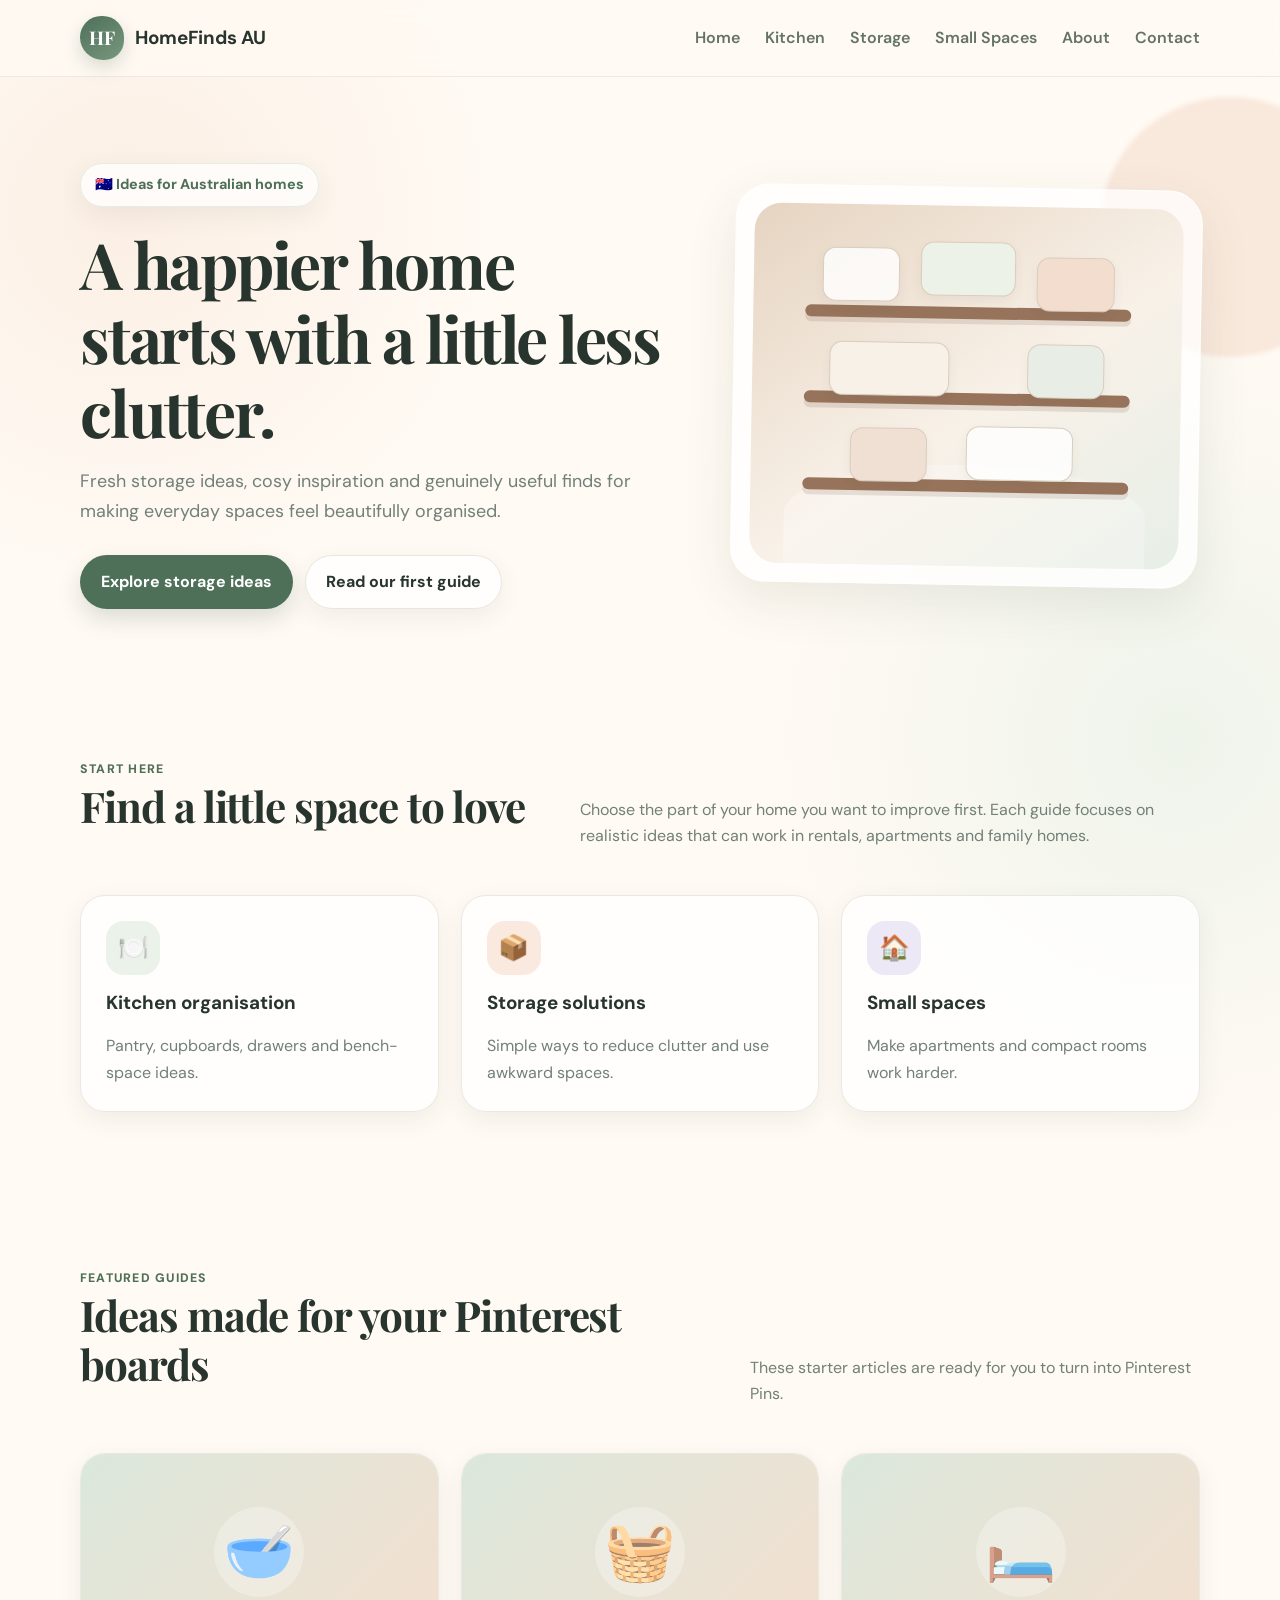
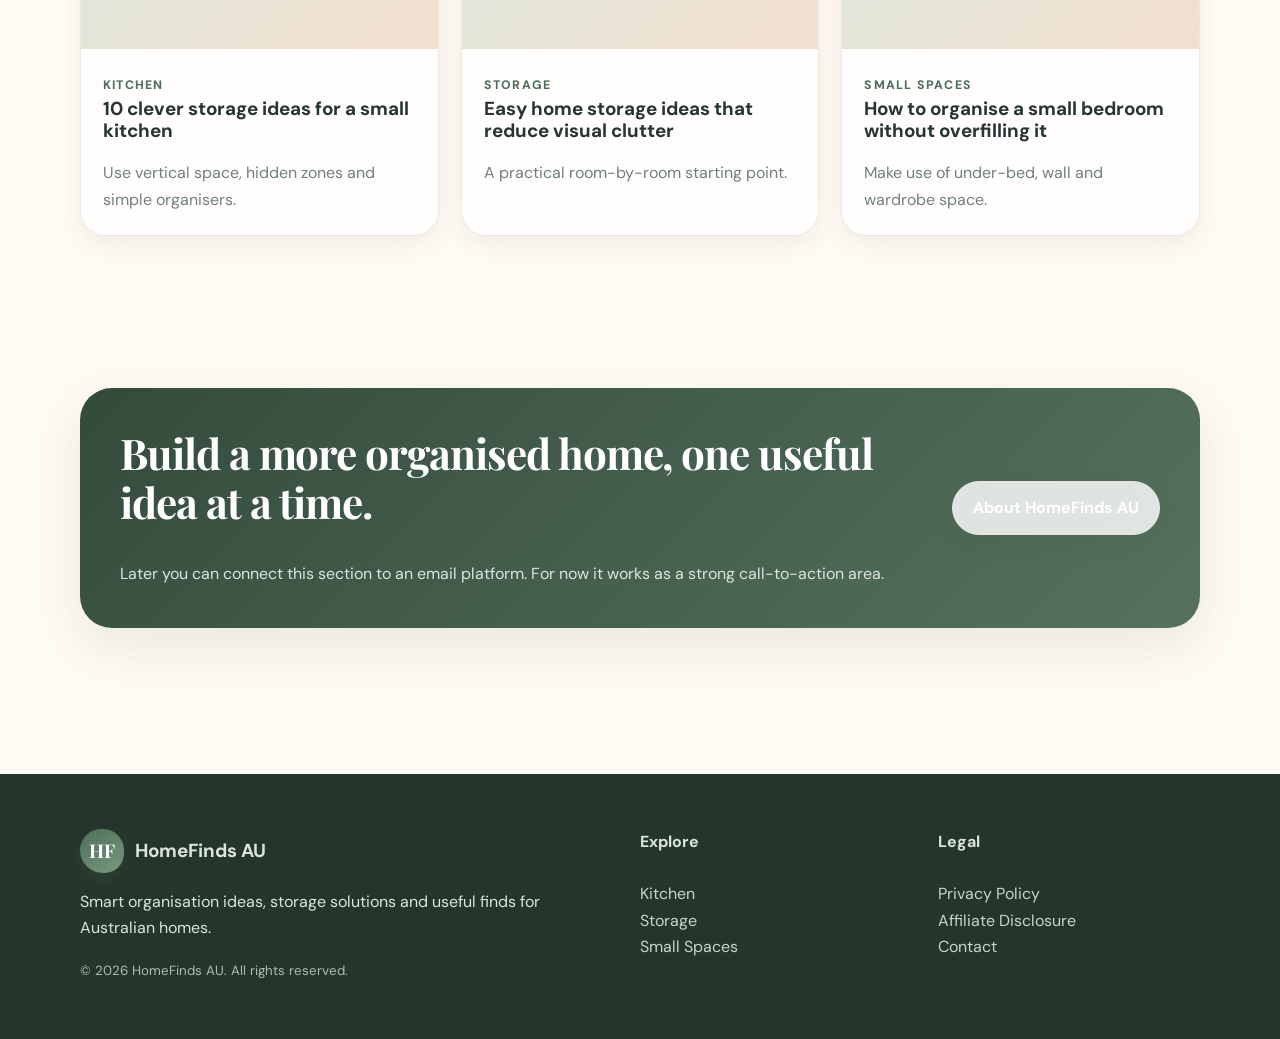
<file: index.html>
<!doctype html>
<html lang="en-AU">
<head>
<meta charset="utf-8"><meta name="viewport" content="width=device-width,initial-scale=1">
<title>HomeFinds AU | Smart Organisation Ideas for Australian Homes</title>
<meta name="description" content="Smart home organisation, storage ideas and useful finds for Australian homes.">
<link rel="stylesheet" href="styles.css">
</head>
<body>

<header class="site-header">
  <div class="container nav">
    <a class="brand" href="index.html">
      <span class="logo-mark">HF</span>
      <span>HomeFinds AU</span>
    </a>
    <button class="menu-btn" aria-label="Open menu">☰</button>
    <nav class="nav-links">
      <a href="index.html">Home</a>
      <a href="kitchen.html">Kitchen</a>
      <a href="storage.html">Storage</a>
      <a href="small-spaces.html">Small Spaces</a>
      <a href="about.html">About</a>
      <a href="contact.html">Contact</a>
    </nav>
  </div>
</header>

<main>
<section class="hero">
  <div class="container hero-grid">
    <div>
      <span class="kicker">🇦🇺 Ideas for Australian homes</span>
      <h1>A happier home starts with a little less clutter.</h1>
      <p>Fresh storage ideas, cosy inspiration and genuinely useful finds for making everyday spaces feel beautifully organised.</p>
      <div class="cta-row">
        <a class="btn btn-primary" href="storage.html">Explore storage ideas</a>
        <a class="btn btn-secondary" href="article-small-kitchen.html">Read our first guide</a>
      </div>
    </div>
    <div class="hero-card" aria-label="Stylised organised shelving illustration">
      <div class="room">
        <div class="shelf one"></div><div class="shelf two"></div><div class="shelf three"></div>
        <div class="box b1"></div><div class="box b2"></div><div class="box b3"></div>
        <div class="box b4"></div><div class="box b5"></div><div class="box b6"></div><div class="box b7"></div>
      </div>
    </div>
  </div>
</section>

<section class="section">
  <div class="container">
    <div class="section-head"><div><span class="tag">Start here</span><h2>Find a little space to love</h2></div><p>Choose the part of your home you want to improve first. Each guide focuses on realistic ideas that can work in rentals, apartments and family homes.</p></div>
    <div class="grid">
      <a class="card" href="kitchen.html"><div class="icon">🍽️</div><h3>Kitchen organisation</h3><p>Pantry, cupboards, drawers and bench-space ideas.</p></a>
      <a class="card" href="storage.html"><div class="icon">📦</div><h3>Storage solutions</h3><p>Simple ways to reduce clutter and use awkward spaces.</p></a>
      <a class="card" href="small-spaces.html"><div class="icon">🏠</div><h3>Small spaces</h3><p>Make apartments and compact rooms work harder.</p></a>
    </div>
  </div>
</section>

<section class="section">
  <div class="container">
    <div class="section-head"><div><span class="tag">Featured guides</span><h2>Ideas made for your Pinterest boards</h2></div><p>These starter articles are ready for you to turn into Pinterest Pins.</p></div>
    <div class="article-grid">
      <a class="card article-card" href="article-small-kitchen.html"><div class="article-thumb">🥣</div><div class="article-body"><span class="tag">Kitchen</span><h3>10 clever storage ideas for a small kitchen</h3><p>Use vertical space, hidden zones and simple organisers.</p></div></a>
      <a class="card article-card" href="storage.html"><div class="article-thumb">🧺</div><div class="article-body"><span class="tag">Storage</span><h3>Easy home storage ideas that reduce visual clutter</h3><p>A practical room-by-room starting point.</p></div></a>
      <a class="card article-card" href="small-spaces.html"><div class="article-thumb">🛏️</div><div class="article-body"><span class="tag">Small spaces</span><h3>How to organise a small bedroom without overfilling it</h3><p>Make use of under-bed, wall and wardrobe space.</p></div></a>
    </div>
  </div>
</section>

<section class="section">
  <div class="container">
    <div class="newsletter">
      <div><h2>Build a more organised home, one useful idea at a time.</h2><p>Later you can connect this section to an email platform. For now it works as a strong call-to-action area.</p></div>
      <a class="btn btn-secondary" href="about.html">About HomeFinds AU</a>
    </div>
  </div>
</section>
</main>

<footer class="footer">
  <div class="container footer-grid">
    <div>
      <div class="brand"><span class="logo-mark">HF</span><span>HomeFinds AU</span></div>
      <p>Smart organisation ideas, storage solutions and useful finds for Australian homes.</p>
      <small>© <span data-year></span> HomeFinds AU. All rights reserved.</small>
    </div>
    <div>
      <strong>Explore</strong><br><br>
      <a href="kitchen.html">Kitchen</a><br>
      <a href="storage.html">Storage</a><br>
      <a href="small-spaces.html">Small Spaces</a>
    </div>
    <div>
      <strong>Legal</strong><br><br>
      <a href="privacy.html">Privacy Policy</a><br>
      <a href="affiliate-disclosure.html">Affiliate Disclosure</a><br>
      <a href="contact.html">Contact</a>
    </div>
  </div>
</footer>
<script src="script.js"></script>

</body>
</html>
</file>
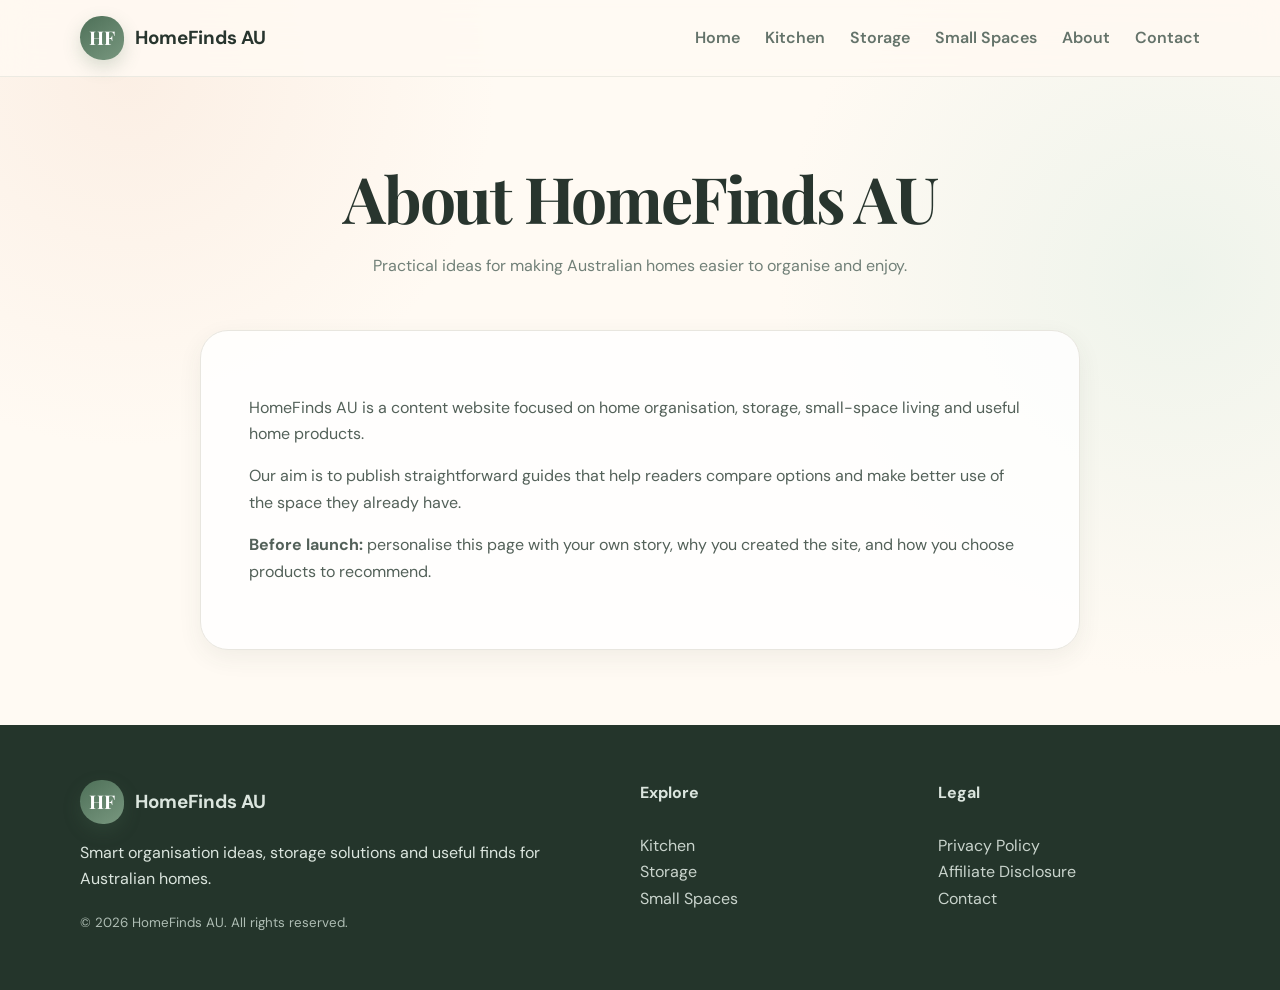
<file: about.html>
<!doctype html><html lang="en-AU"><head><meta charset="utf-8"><meta name="viewport" content="width=device-width,initial-scale=1"><title>About | HomeFinds AU</title><link rel="stylesheet" href="styles.css"></head>
<body>
<header class="site-header">
  <div class="container nav">
    <a class="brand" href="index.html">
      <span class="logo-mark">HF</span>
      <span>HomeFinds AU</span>
    </a>
    <button class="menu-btn" aria-label="Open menu">☰</button>
    <nav class="nav-links">
      <a href="index.html">Home</a>
      <a href="kitchen.html">Kitchen</a>
      <a href="storage.html">Storage</a>
      <a href="small-spaces.html">Small Spaces</a>
      <a href="about.html">About</a>
      <a href="contact.html">Contact</a>
    </nav>
  </div>
</header>
<main><section class="page-hero"><div class="container"><h1>About HomeFinds AU</h1><p>Practical ideas for making Australian homes easier to organise and enjoy.</p></div></section>
<div class="content"><p>HomeFinds AU is a content website focused on home organisation, storage, small-space living and useful home products.</p>
<p>Our aim is to publish straightforward guides that help readers compare options and make better use of the space they already have.</p>
<p><strong>Before launch:</strong> personalise this page with your own story, why you created the site, and how you choose products to recommend.</p></div></main>
<footer class="footer">
  <div class="container footer-grid">
    <div>
      <div class="brand"><span class="logo-mark">HF</span><span>HomeFinds AU</span></div>
      <p>Smart organisation ideas, storage solutions and useful finds for Australian homes.</p>
      <small>© <span data-year></span> HomeFinds AU. All rights reserved.</small>
    </div>
    <div>
      <strong>Explore</strong><br><br>
      <a href="kitchen.html">Kitchen</a><br>
      <a href="storage.html">Storage</a><br>
      <a href="small-spaces.html">Small Spaces</a>
    </div>
    <div>
      <strong>Legal</strong><br><br>
      <a href="privacy.html">Privacy Policy</a><br>
      <a href="affiliate-disclosure.html">Affiliate Disclosure</a><br>
      <a href="contact.html">Contact</a>
    </div>
  </div>
</footer>
<script src="script.js"></script>
</body></html>
</file>
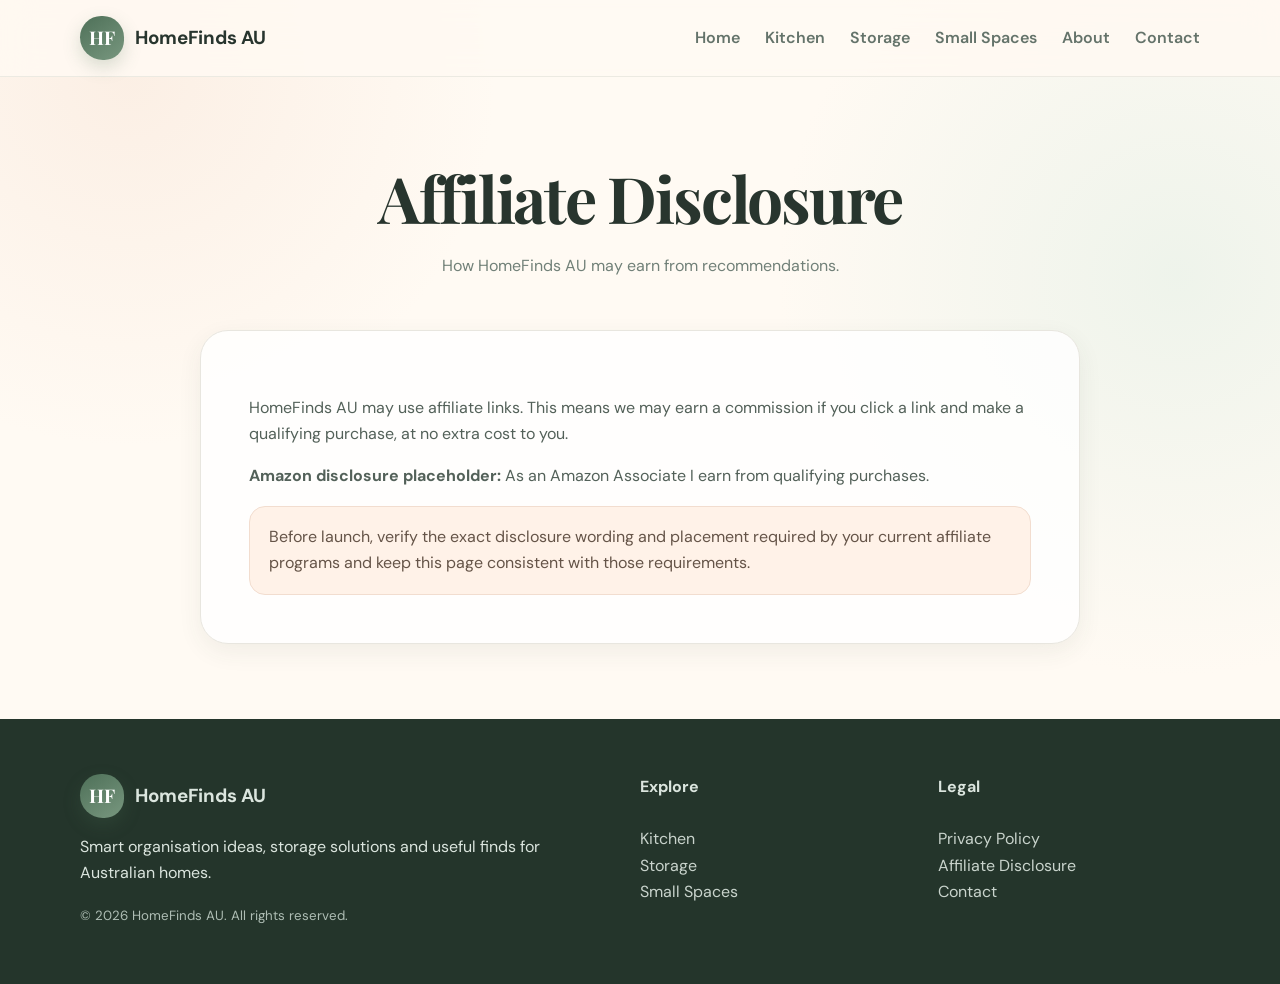
<file: affiliate-disclosure.html>
<!doctype html><html lang="en-AU"><head><meta charset="utf-8"><meta name="viewport" content="width=device-width,initial-scale=1"><title>Affiliate Disclosure | HomeFinds AU</title><link rel="stylesheet" href="styles.css"></head>
<body>
<header class="site-header">
  <div class="container nav">
    <a class="brand" href="index.html">
      <span class="logo-mark">HF</span>
      <span>HomeFinds AU</span>
    </a>
    <button class="menu-btn" aria-label="Open menu">☰</button>
    <nav class="nav-links">
      <a href="index.html">Home</a>
      <a href="kitchen.html">Kitchen</a>
      <a href="storage.html">Storage</a>
      <a href="small-spaces.html">Small Spaces</a>
      <a href="about.html">About</a>
      <a href="contact.html">Contact</a>
    </nav>
  </div>
</header>
<main><section class="page-hero"><div class="container"><h1>Affiliate Disclosure</h1><p>How HomeFinds AU may earn from recommendations.</p></div></section>
<div class="content">
<p>HomeFinds AU may use affiliate links. This means we may earn a commission if you click a link and make a qualifying purchase, at no extra cost to you.</p>
<p><strong>Amazon disclosure placeholder:</strong> As an Amazon Associate I earn from qualifying purchases.</p>
<div class="note">Before launch, verify the exact disclosure wording and placement required by your current affiliate programs and keep this page consistent with those requirements.</div>
</div></main>
<footer class="footer">
  <div class="container footer-grid">
    <div>
      <div class="brand"><span class="logo-mark">HF</span><span>HomeFinds AU</span></div>
      <p>Smart organisation ideas, storage solutions and useful finds for Australian homes.</p>
      <small>© <span data-year></span> HomeFinds AU. All rights reserved.</small>
    </div>
    <div>
      <strong>Explore</strong><br><br>
      <a href="kitchen.html">Kitchen</a><br>
      <a href="storage.html">Storage</a><br>
      <a href="small-spaces.html">Small Spaces</a>
    </div>
    <div>
      <strong>Legal</strong><br><br>
      <a href="privacy.html">Privacy Policy</a><br>
      <a href="affiliate-disclosure.html">Affiliate Disclosure</a><br>
      <a href="contact.html">Contact</a>
    </div>
  </div>
</footer>
<script src="script.js"></script>
</body></html>
</file>
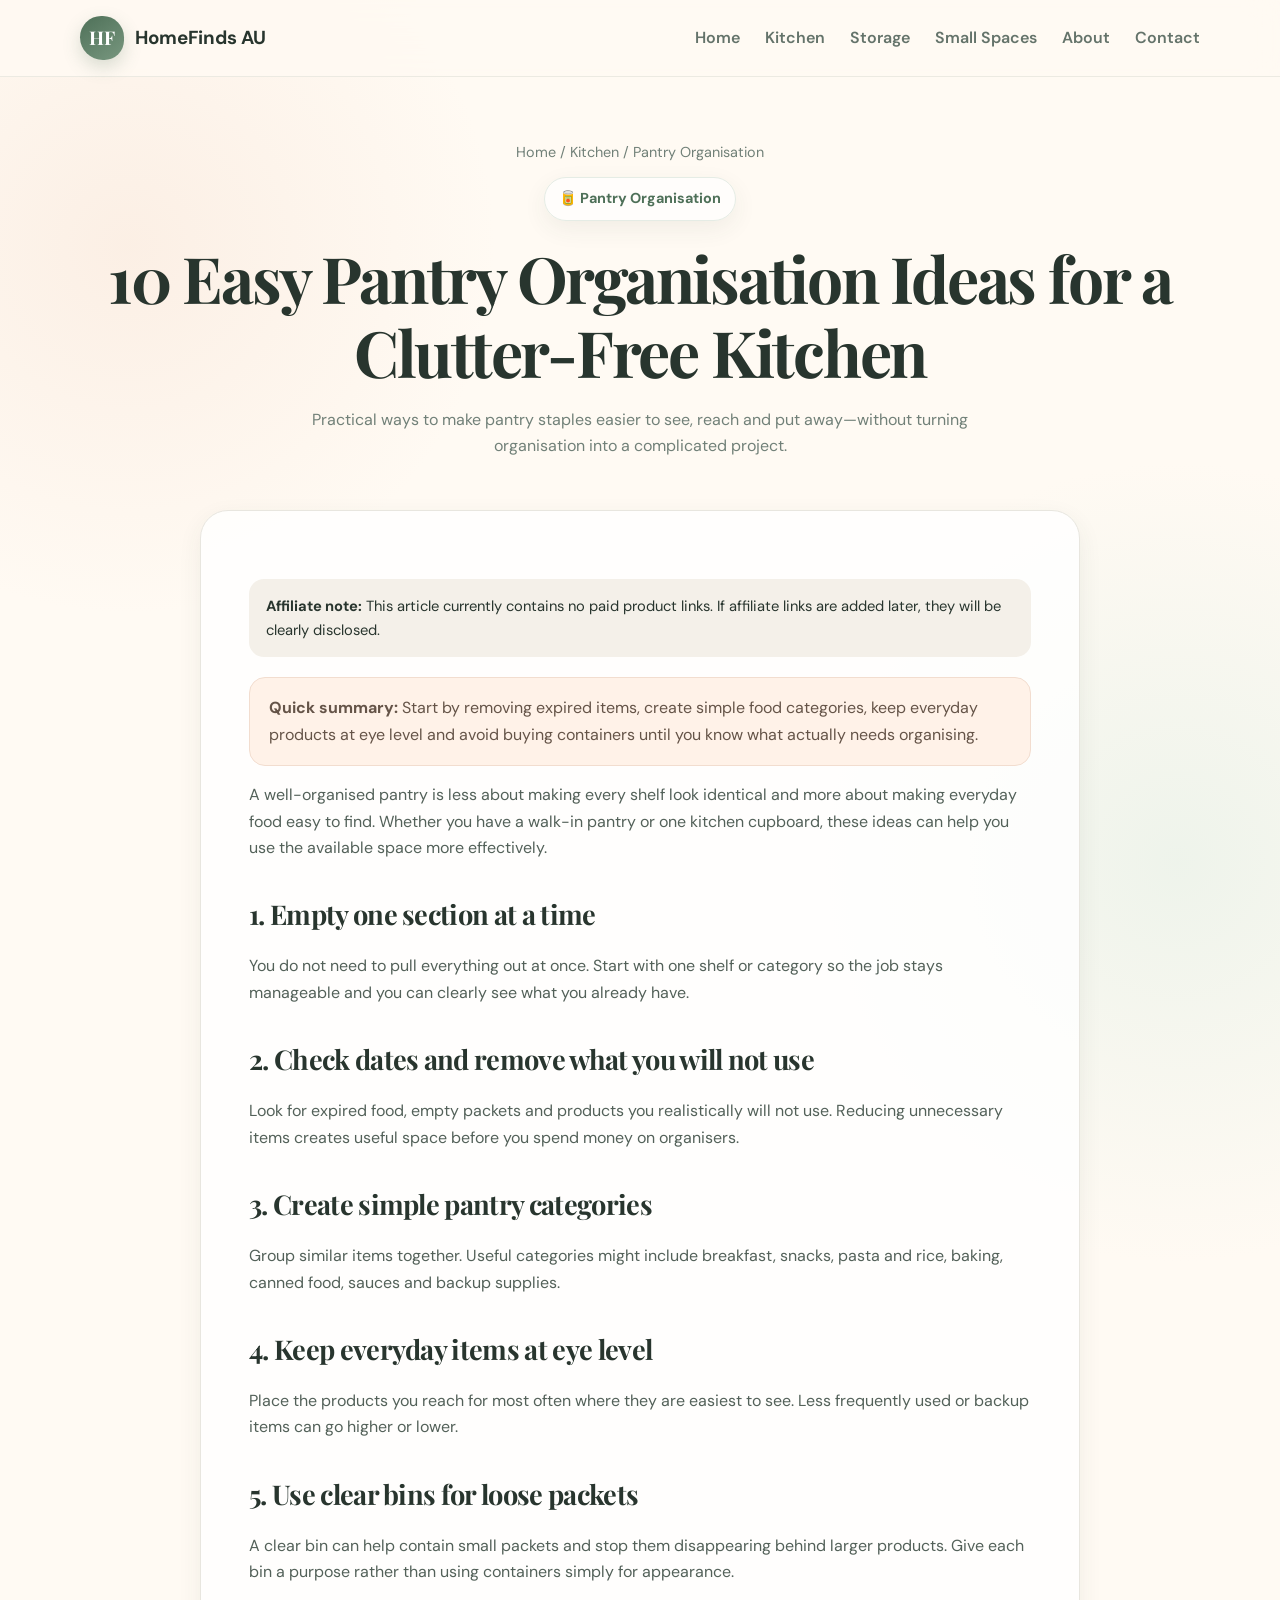
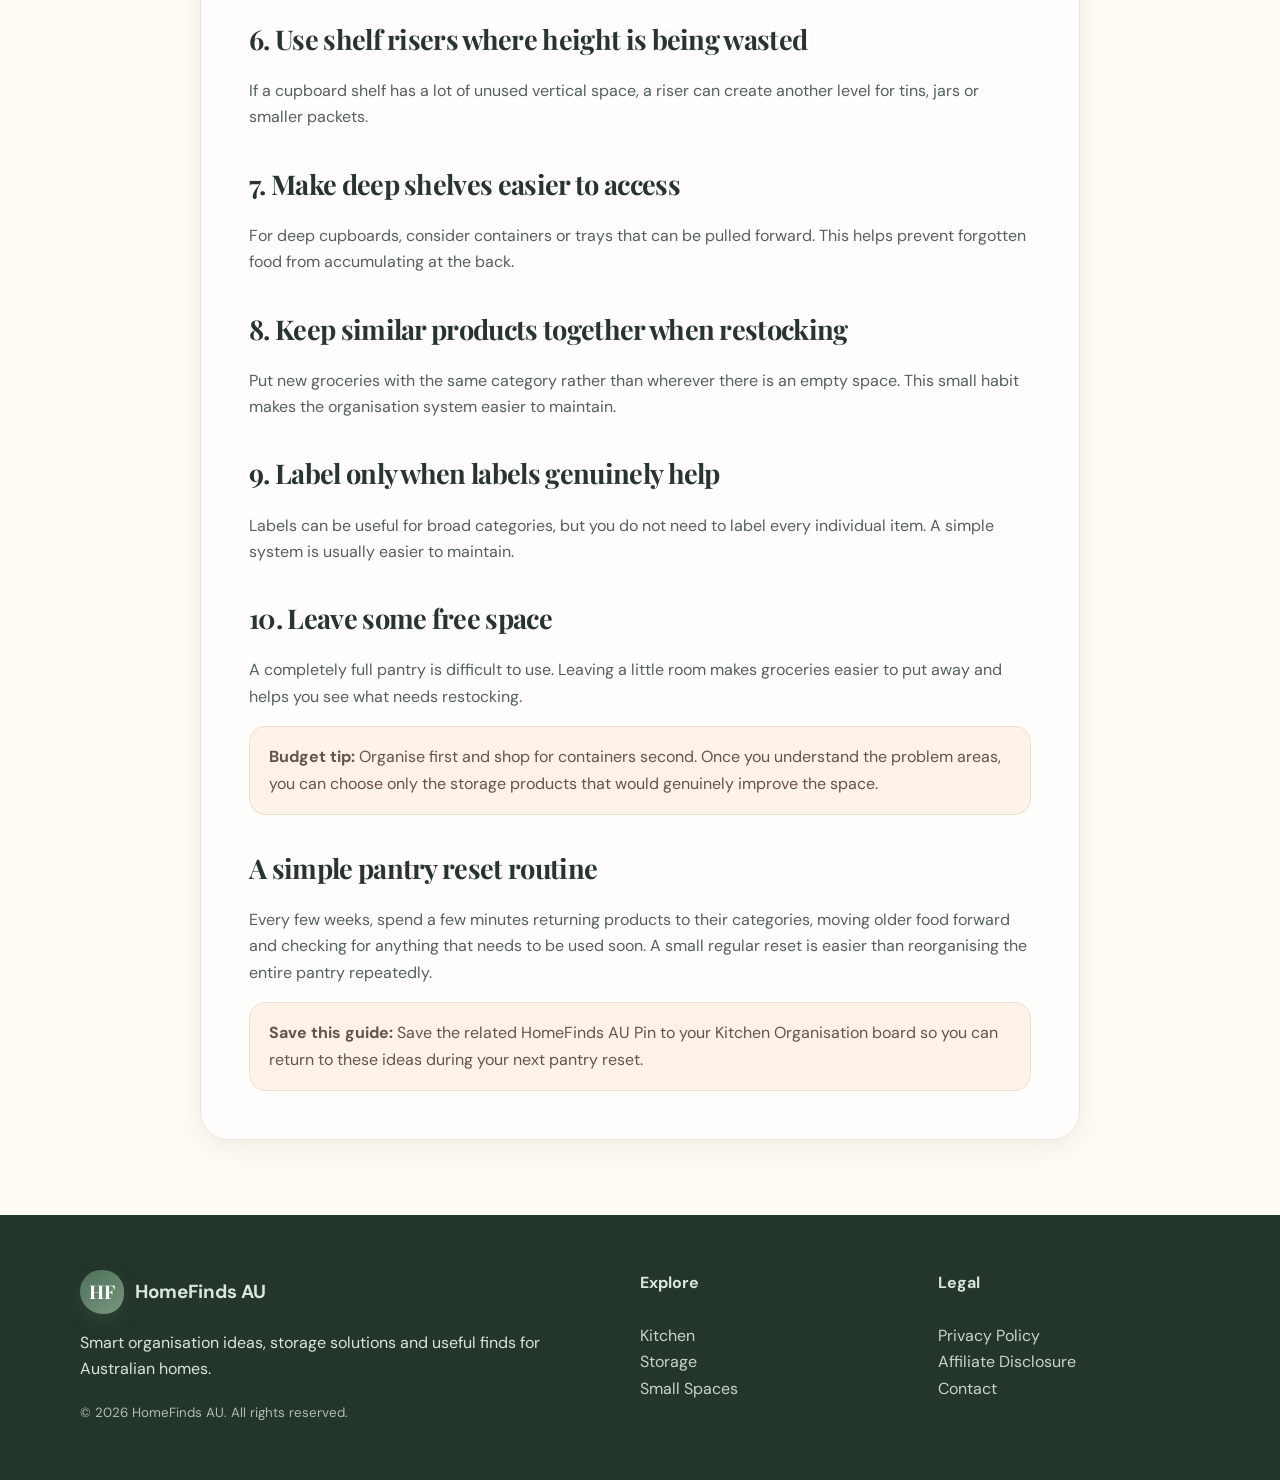
<file: article-pantry-organisation.html>
<!doctype html>
<html lang="en-AU">
<head>
<meta charset="utf-8"><meta name="viewport" content="width=device-width,initial-scale=1">
<title>10 Easy Pantry Organisation Ideas for a Clutter-Free Kitchen | HomeFinds AU</title>
<meta name="description" content="10 practical pantry organisation ideas to reduce clutter, improve visibility and make everyday kitchen storage easier.">
<link rel="stylesheet" href="styles.css">
</head>
<body>
<header class="site-header">
  <div class="container nav">
    <a class="brand" href="index.html">
      <span class="logo-mark">HF</span>
      <span>HomeFinds AU</span>
    </a>
    <button class="menu-btn" aria-label="Open menu">☰</button>
    <nav class="nav-links">
      <a href="index.html">Home</a>
      <a href="kitchen.html">Kitchen</a>
      <a href="storage.html">Storage</a>
      <a href="small-spaces.html">Small Spaces</a>
      <a href="about.html">About</a>
      <a href="contact.html">Contact</a>
    </nav>
  </div>
</header>
<main>
<section class="page-hero">
<div class="container">
<div class="breadcrumbs"><a href="index.html">Home</a> / <a href="kitchen.html">Kitchen</a> / Pantry Organisation</div>
<span class="kicker">🥫 Pantry Organisation</span>
<h1>10 Easy Pantry Organisation Ideas for a Clutter-Free Kitchen</h1>
<p>Practical ways to make pantry staples easier to see, reach and put away—without turning organisation into a complicated project.</p>
</div>
</section>

<article class="content">
<div class="disclosure"><strong>Affiliate note:</strong> This article currently contains no paid product links. If affiliate links are added later, they will be clearly disclosed.</div>
<div class="note"><strong>Quick summary:</strong> Start by removing expired items, create simple food categories, keep everyday products at eye level and avoid buying containers until you know what actually needs organising.</div>

<p>A well-organised pantry is less about making every shelf look identical and more about making everyday food easy to find. Whether you have a walk-in pantry or one kitchen cupboard, these ideas can help you use the available space more effectively.</p>

<h2>1. Empty one section at a time</h2>
<p>You do not need to pull everything out at once. Start with one shelf or category so the job stays manageable and you can clearly see what you already have.</p>

<h2>2. Check dates and remove what you will not use</h2>
<p>Look for expired food, empty packets and products you realistically will not use. Reducing unnecessary items creates useful space before you spend money on organisers.</p>

<h2>3. Create simple pantry categories</h2>
<p>Group similar items together. Useful categories might include breakfast, snacks, pasta and rice, baking, canned food, sauces and backup supplies.</p>

<h2>4. Keep everyday items at eye level</h2>
<p>Place the products you reach for most often where they are easiest to see. Less frequently used or backup items can go higher or lower.</p>

<h2>5. Use clear bins for loose packets</h2>
<p>A clear bin can help contain small packets and stop them disappearing behind larger products. Give each bin a purpose rather than using containers simply for appearance.</p>

<h2>6. Use shelf risers where height is being wasted</h2>
<p>If a cupboard shelf has a lot of unused vertical space, a riser can create another level for tins, jars or smaller packets.</p>

<h2>7. Make deep shelves easier to access</h2>
<p>For deep cupboards, consider containers or trays that can be pulled forward. This helps prevent forgotten food from accumulating at the back.</p>

<h2>8. Keep similar products together when restocking</h2>
<p>Put new groceries with the same category rather than wherever there is an empty space. This small habit makes the organisation system easier to maintain.</p>

<h2>9. Label only when labels genuinely help</h2>
<p>Labels can be useful for broad categories, but you do not need to label every individual item. A simple system is usually easier to maintain.</p>

<h2>10. Leave some free space</h2>
<p>A completely full pantry is difficult to use. Leaving a little room makes groceries easier to put away and helps you see what needs restocking.</p>

<div class="note"><strong>Budget tip:</strong> Organise first and shop for containers second. Once you understand the problem areas, you can choose only the storage products that would genuinely improve the space.</div>

<h2>A simple pantry reset routine</h2>
<p>Every few weeks, spend a few minutes returning products to their categories, moving older food forward and checking for anything that needs to be used soon. A small regular reset is easier than reorganising the entire pantry repeatedly.</p>

<div class="note"><strong>Save this guide:</strong> Save the related HomeFinds AU Pin to your Kitchen Organisation board so you can return to these ideas during your next pantry reset.</div>
</article>
</main>
<footer class="footer">
  <div class="container footer-grid">
    <div>
      <div class="brand"><span class="logo-mark">HF</span><span>HomeFinds AU</span></div>
      <p>Smart organisation ideas, storage solutions and useful finds for Australian homes.</p>
      <small>© <span data-year></span> HomeFinds AU. All rights reserved.</small>
    </div>
    <div>
      <strong>Explore</strong><br><br>
      <a href="kitchen.html">Kitchen</a><br>
      <a href="storage.html">Storage</a><br>
      <a href="small-spaces.html">Small Spaces</a>
    </div>
    <div>
      <strong>Legal</strong><br><br>
      <a href="privacy.html">Privacy Policy</a><br>
      <a href="affiliate-disclosure.html">Affiliate Disclosure</a><br>
      <a href="contact.html">Contact</a>
    </div>
  </div>
</footer>
<script src="script.js"></script>
</body>
</html>
</file>
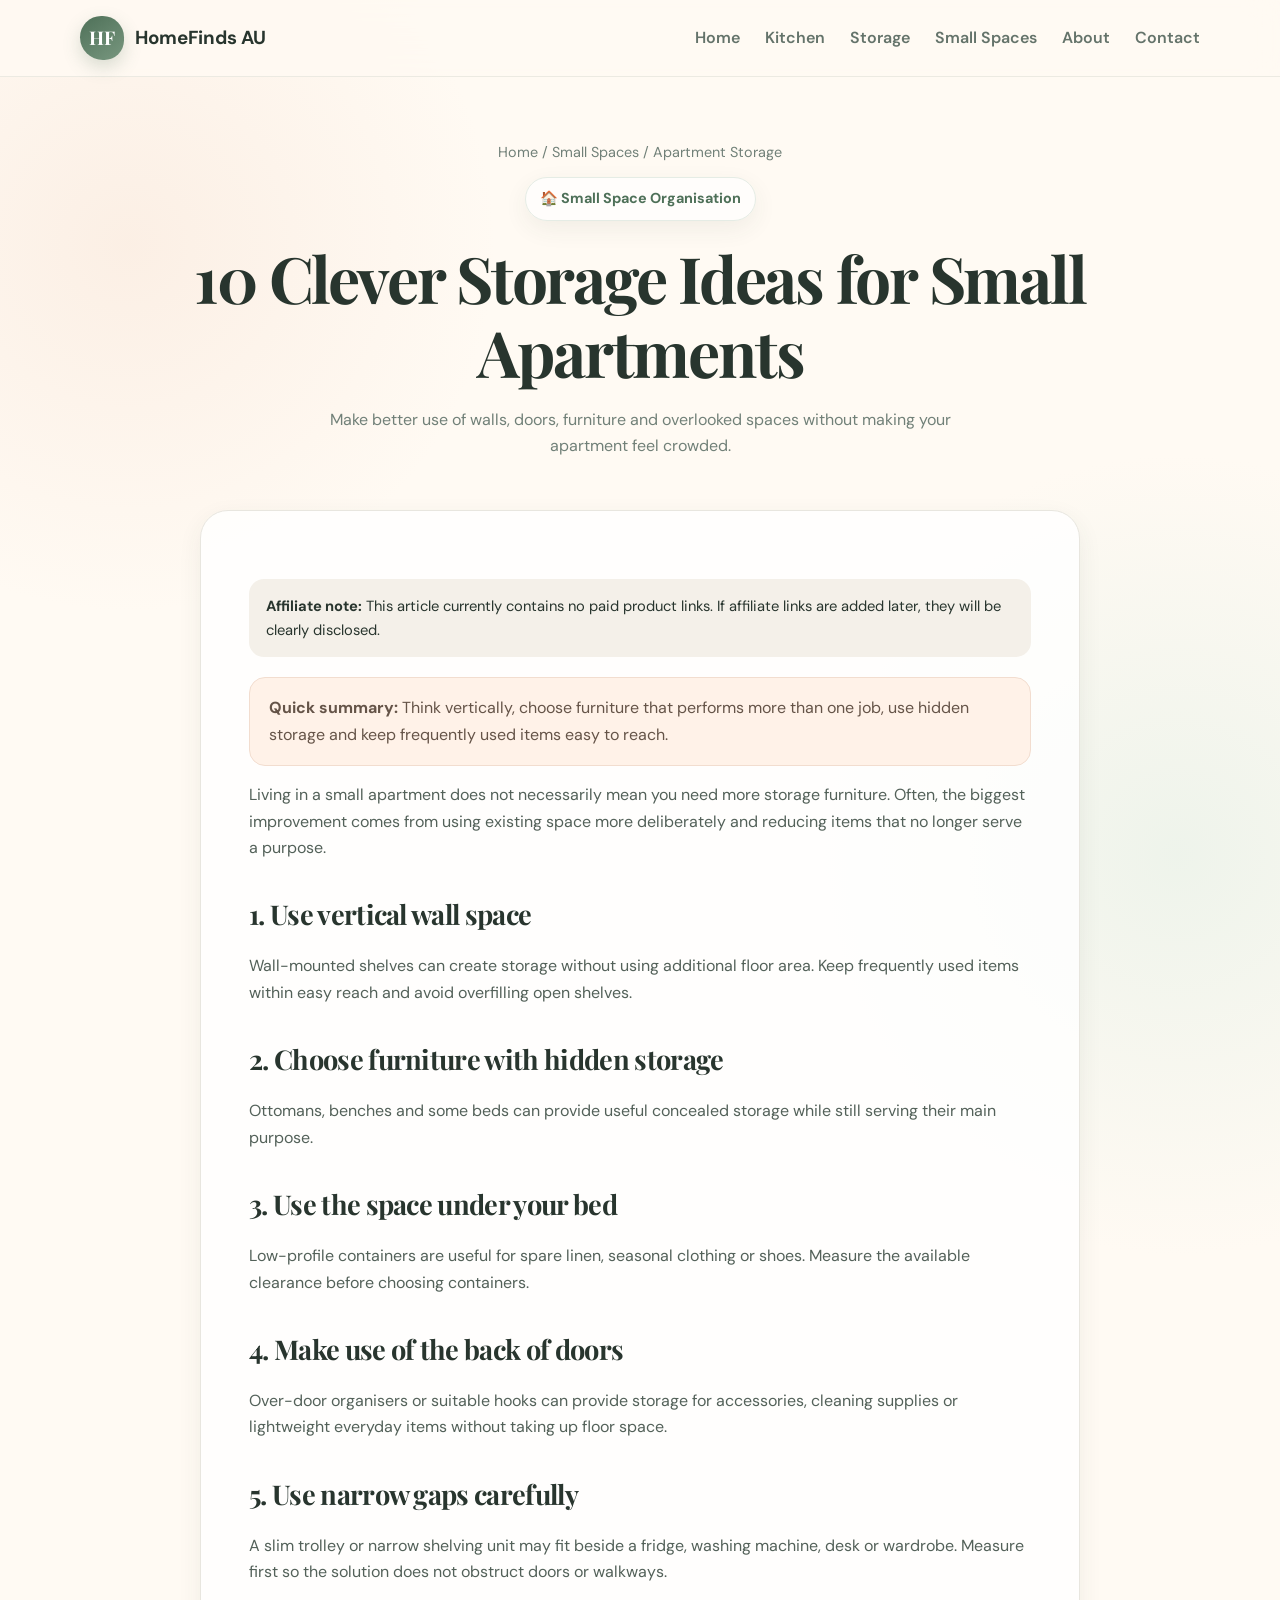
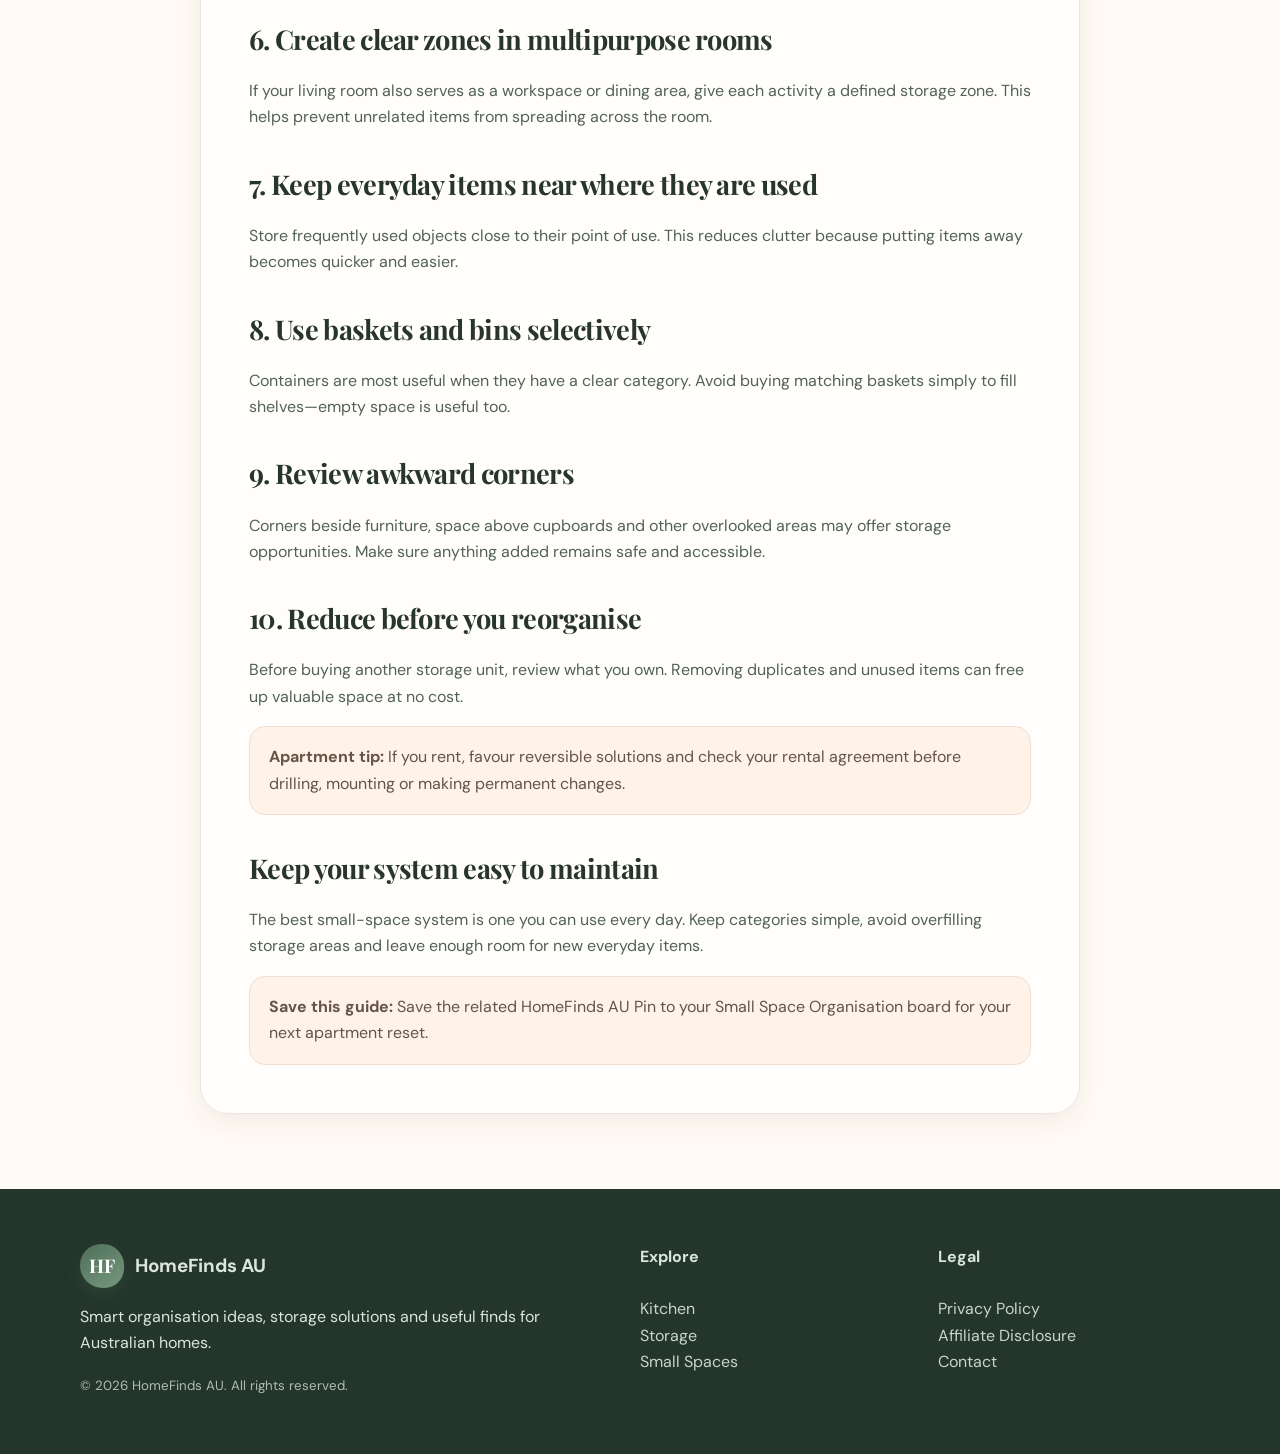
<file: article-small-apartment-storage.html>
<!doctype html>
<html lang="en-AU">
<head>
<meta charset="utf-8"><meta name="viewport" content="width=device-width,initial-scale=1">
<title>10 Clever Storage Ideas for Small Apartments | HomeFinds AU</title>
<meta name="description" content="10 practical storage ideas for small apartments, units and compact Australian homes.">
<link rel="stylesheet" href="styles.css">
</head>
<body>
<header class="site-header">
  <div class="container nav">
    <a class="brand" href="index.html">
      <span class="logo-mark">HF</span>
      <span>HomeFinds AU</span>
    </a>
    <button class="menu-btn" aria-label="Open menu">☰</button>
    <nav class="nav-links">
      <a href="index.html">Home</a>
      <a href="kitchen.html">Kitchen</a>
      <a href="storage.html">Storage</a>
      <a href="small-spaces.html">Small Spaces</a>
      <a href="about.html">About</a>
      <a href="contact.html">Contact</a>
    </nav>
  </div>
</header>
<main>
<section class="page-hero">
<div class="container">
<div class="breadcrumbs"><a href="index.html">Home</a> / <a href="small-spaces.html">Small Spaces</a> / Apartment Storage</div>
<span class="kicker">🏠 Small Space Organisation</span>
<h1>10 Clever Storage Ideas for Small Apartments</h1>
<p>Make better use of walls, doors, furniture and overlooked spaces without making your apartment feel crowded.</p>
</div>
</section>

<article class="content">
<div class="disclosure"><strong>Affiliate note:</strong> This article currently contains no paid product links. If affiliate links are added later, they will be clearly disclosed.</div>
<div class="note"><strong>Quick summary:</strong> Think vertically, choose furniture that performs more than one job, use hidden storage and keep frequently used items easy to reach.</div>

<p>Living in a small apartment does not necessarily mean you need more storage furniture. Often, the biggest improvement comes from using existing space more deliberately and reducing items that no longer serve a purpose.</p>

<h2>1. Use vertical wall space</h2>
<p>Wall-mounted shelves can create storage without using additional floor area. Keep frequently used items within easy reach and avoid overfilling open shelves.</p>

<h2>2. Choose furniture with hidden storage</h2>
<p>Ottomans, benches and some beds can provide useful concealed storage while still serving their main purpose.</p>

<h2>3. Use the space under your bed</h2>
<p>Low-profile containers are useful for spare linen, seasonal clothing or shoes. Measure the available clearance before choosing containers.</p>

<h2>4. Make use of the back of doors</h2>
<p>Over-door organisers or suitable hooks can provide storage for accessories, cleaning supplies or lightweight everyday items without taking up floor space.</p>

<h2>5. Use narrow gaps carefully</h2>
<p>A slim trolley or narrow shelving unit may fit beside a fridge, washing machine, desk or wardrobe. Measure first so the solution does not obstruct doors or walkways.</p>

<h2>6. Create clear zones in multipurpose rooms</h2>
<p>If your living room also serves as a workspace or dining area, give each activity a defined storage zone. This helps prevent unrelated items from spreading across the room.</p>

<h2>7. Keep everyday items near where they are used</h2>
<p>Store frequently used objects close to their point of use. This reduces clutter because putting items away becomes quicker and easier.</p>

<h2>8. Use baskets and bins selectively</h2>
<p>Containers are most useful when they have a clear category. Avoid buying matching baskets simply to fill shelves—empty space is useful too.</p>

<h2>9. Review awkward corners</h2>
<p>Corners beside furniture, space above cupboards and other overlooked areas may offer storage opportunities. Make sure anything added remains safe and accessible.</p>

<h2>10. Reduce before you reorganise</h2>
<p>Before buying another storage unit, review what you own. Removing duplicates and unused items can free up valuable space at no cost.</p>

<div class="note"><strong>Apartment tip:</strong> If you rent, favour reversible solutions and check your rental agreement before drilling, mounting or making permanent changes.</div>

<h2>Keep your system easy to maintain</h2>
<p>The best small-space system is one you can use every day. Keep categories simple, avoid overfilling storage areas and leave enough room for new everyday items.</p>

<div class="note"><strong>Save this guide:</strong> Save the related HomeFinds AU Pin to your Small Space Organisation board for your next apartment reset.</div>
</article>
</main>
<footer class="footer">
  <div class="container footer-grid">
    <div>
      <div class="brand"><span class="logo-mark">HF</span><span>HomeFinds AU</span></div>
      <p>Smart organisation ideas, storage solutions and useful finds for Australian homes.</p>
      <small>© <span data-year></span> HomeFinds AU. All rights reserved.</small>
    </div>
    <div>
      <strong>Explore</strong><br><br>
      <a href="kitchen.html">Kitchen</a><br>
      <a href="storage.html">Storage</a><br>
      <a href="small-spaces.html">Small Spaces</a>
    </div>
    <div>
      <strong>Legal</strong><br><br>
      <a href="privacy.html">Privacy Policy</a><br>
      <a href="affiliate-disclosure.html">Affiliate Disclosure</a><br>
      <a href="contact.html">Contact</a>
    </div>
  </div>
</footer>
<script src="script.js"></script>
</body>
</html>
</file>
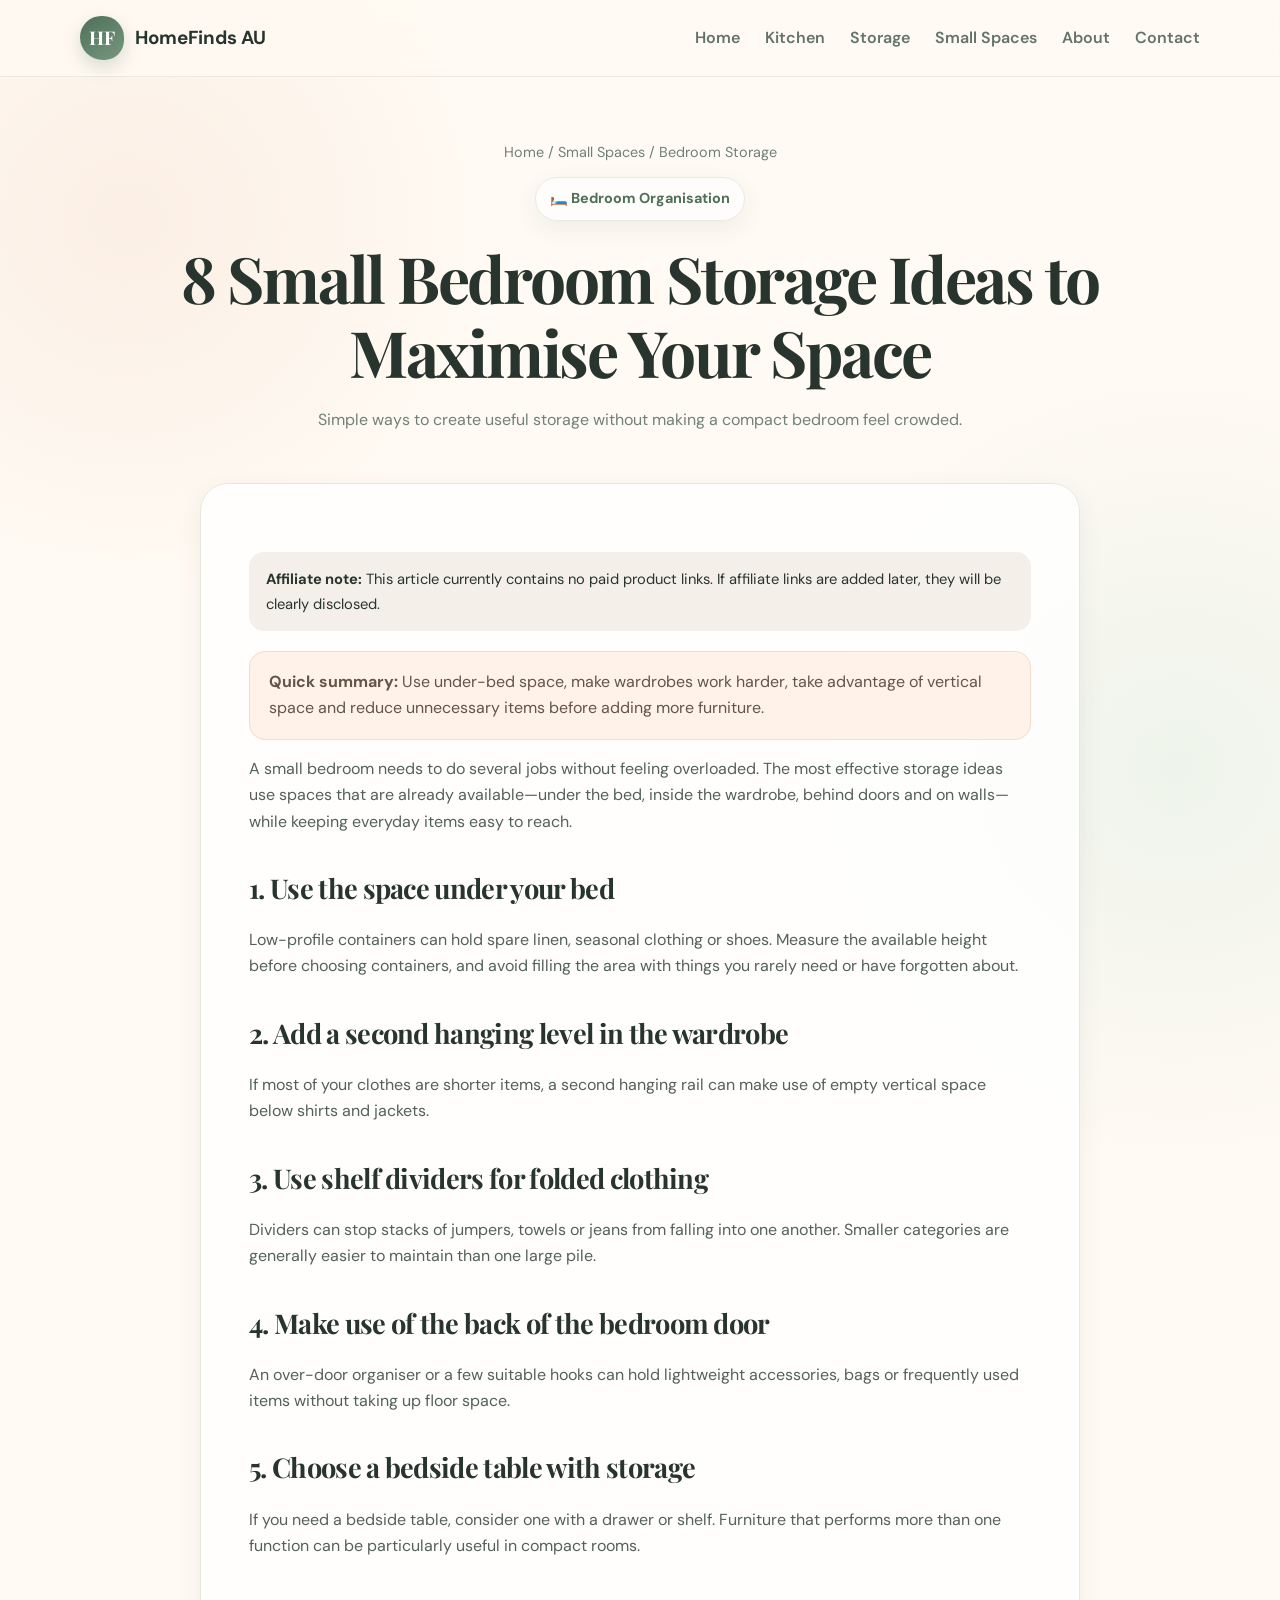
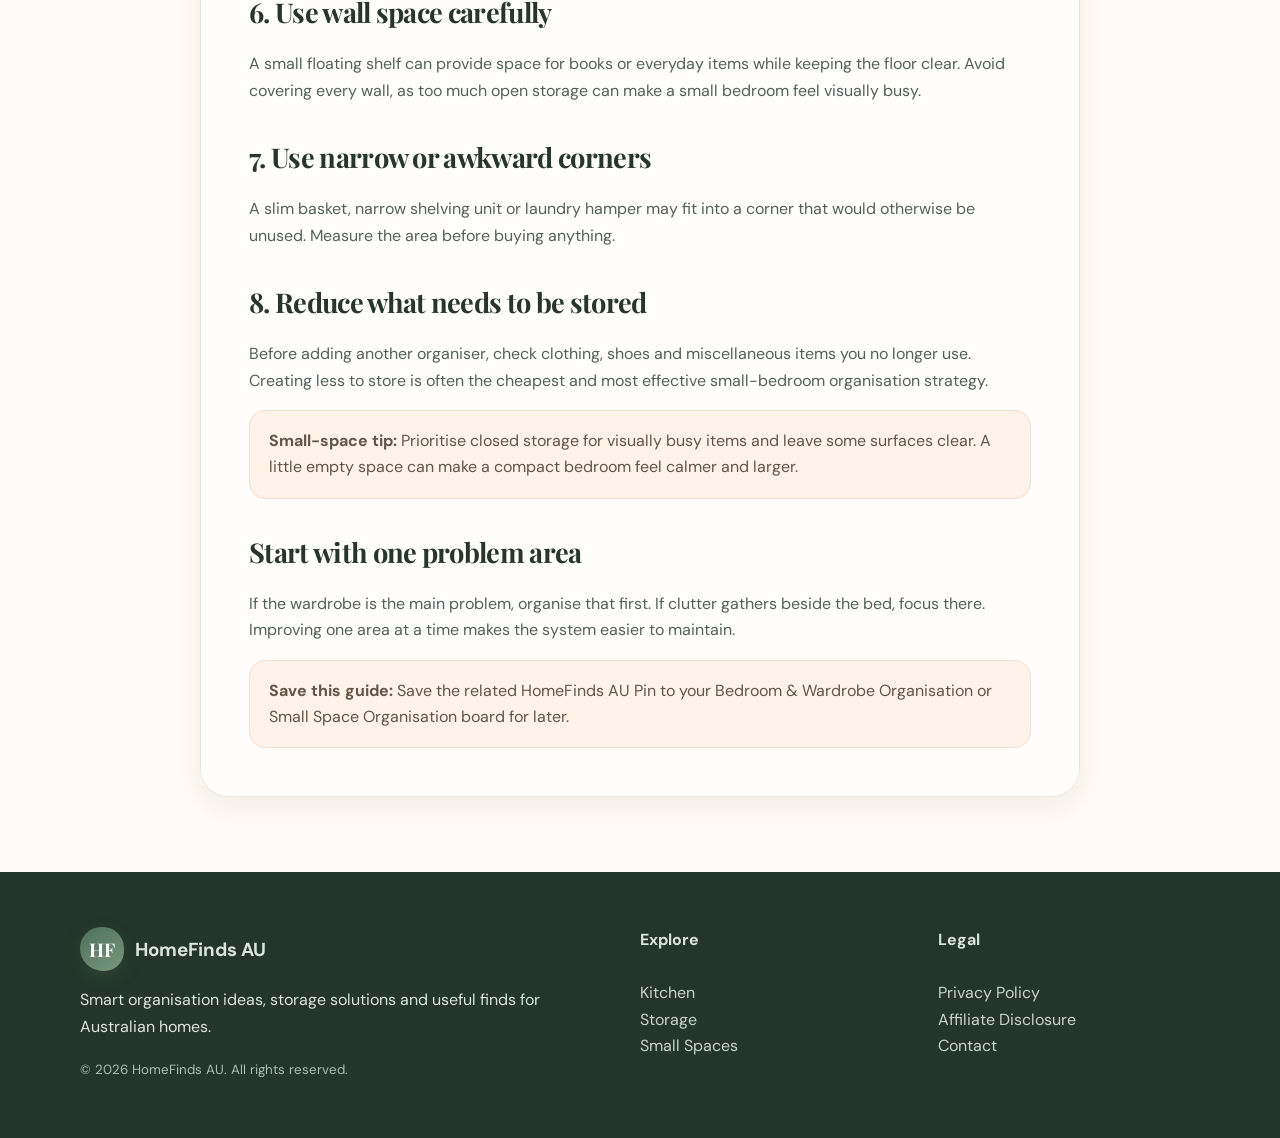
<file: article-small-bedroom-storage.html>
<!doctype html>
<html lang="en-AU">
<head>
<meta charset="utf-8"><meta name="viewport" content="width=device-width,initial-scale=1">
<title>8 Small Bedroom Storage Ideas to Maximise Your Space | HomeFinds AU</title>
<meta name="description" content="8 practical small bedroom storage ideas to reduce clutter and make better use of wardrobes, walls, under-bed space and corners.">
<link rel="stylesheet" href="styles.css">
</head>
<body>
<header class="site-header">
  <div class="container nav">
    <a class="brand" href="index.html">
      <span class="logo-mark">HF</span>
      <span>HomeFinds AU</span>
    </a>
    <button class="menu-btn" aria-label="Open menu">☰</button>
    <nav class="nav-links">
      <a href="index.html">Home</a>
      <a href="kitchen.html">Kitchen</a>
      <a href="storage.html">Storage</a>
      <a href="small-spaces.html">Small Spaces</a>
      <a href="about.html">About</a>
      <a href="contact.html">Contact</a>
    </nav>
  </div>
</header>
<main>
<section class="page-hero">
<div class="container">
<div class="breadcrumbs"><a href="index.html">Home</a> / <a href="small-spaces.html">Small Spaces</a> / Bedroom Storage</div>
<span class="kicker">🛏️ Bedroom Organisation</span>
<h1>8 Small Bedroom Storage Ideas to Maximise Your Space</h1>
<p>Simple ways to create useful storage without making a compact bedroom feel crowded.</p>
</div>
</section>

<article class="content">
<div class="disclosure"><strong>Affiliate note:</strong> This article currently contains no paid product links. If affiliate links are added later, they will be clearly disclosed.</div>
<div class="note"><strong>Quick summary:</strong> Use under-bed space, make wardrobes work harder, take advantage of vertical space and reduce unnecessary items before adding more furniture.</div>

<p>A small bedroom needs to do several jobs without feeling overloaded. The most effective storage ideas use spaces that are already available—under the bed, inside the wardrobe, behind doors and on walls—while keeping everyday items easy to reach.</p>

<h2>1. Use the space under your bed</h2>
<p>Low-profile containers can hold spare linen, seasonal clothing or shoes. Measure the available height before choosing containers, and avoid filling the area with things you rarely need or have forgotten about.</p>

<h2>2. Add a second hanging level in the wardrobe</h2>
<p>If most of your clothes are shorter items, a second hanging rail can make use of empty vertical space below shirts and jackets.</p>

<h2>3. Use shelf dividers for folded clothing</h2>
<p>Dividers can stop stacks of jumpers, towels or jeans from falling into one another. Smaller categories are generally easier to maintain than one large pile.</p>

<h2>4. Make use of the back of the bedroom door</h2>
<p>An over-door organiser or a few suitable hooks can hold lightweight accessories, bags or frequently used items without taking up floor space.</p>

<h2>5. Choose a bedside table with storage</h2>
<p>If you need a bedside table, consider one with a drawer or shelf. Furniture that performs more than one function can be particularly useful in compact rooms.</p>

<h2>6. Use wall space carefully</h2>
<p>A small floating shelf can provide space for books or everyday items while keeping the floor clear. Avoid covering every wall, as too much open storage can make a small bedroom feel visually busy.</p>

<h2>7. Use narrow or awkward corners</h2>
<p>A slim basket, narrow shelving unit or laundry hamper may fit into a corner that would otherwise be unused. Measure the area before buying anything.</p>

<h2>8. Reduce what needs to be stored</h2>
<p>Before adding another organiser, check clothing, shoes and miscellaneous items you no longer use. Creating less to store is often the cheapest and most effective small-bedroom organisation strategy.</p>

<div class="note"><strong>Small-space tip:</strong> Prioritise closed storage for visually busy items and leave some surfaces clear. A little empty space can make a compact bedroom feel calmer and larger.</div>

<h2>Start with one problem area</h2>
<p>If the wardrobe is the main problem, organise that first. If clutter gathers beside the bed, focus there. Improving one area at a time makes the system easier to maintain.</p>

<div class="note"><strong>Save this guide:</strong> Save the related HomeFinds AU Pin to your Bedroom & Wardrobe Organisation or Small Space Organisation board for later.</div>
</article>
</main>
<footer class="footer">
  <div class="container footer-grid">
    <div>
      <div class="brand"><span class="logo-mark">HF</span><span>HomeFinds AU</span></div>
      <p>Smart organisation ideas, storage solutions and useful finds for Australian homes.</p>
      <small>© <span data-year></span> HomeFinds AU. All rights reserved.</small>
    </div>
    <div>
      <strong>Explore</strong><br><br>
      <a href="kitchen.html">Kitchen</a><br>
      <a href="storage.html">Storage</a><br>
      <a href="small-spaces.html">Small Spaces</a>
    </div>
    <div>
      <strong>Legal</strong><br><br>
      <a href="privacy.html">Privacy Policy</a><br>
      <a href="affiliate-disclosure.html">Affiliate Disclosure</a><br>
      <a href="contact.html">Contact</a>
    </div>
  </div>
</footer>
<script src="script.js"></script>
</body>
</html>
</file>
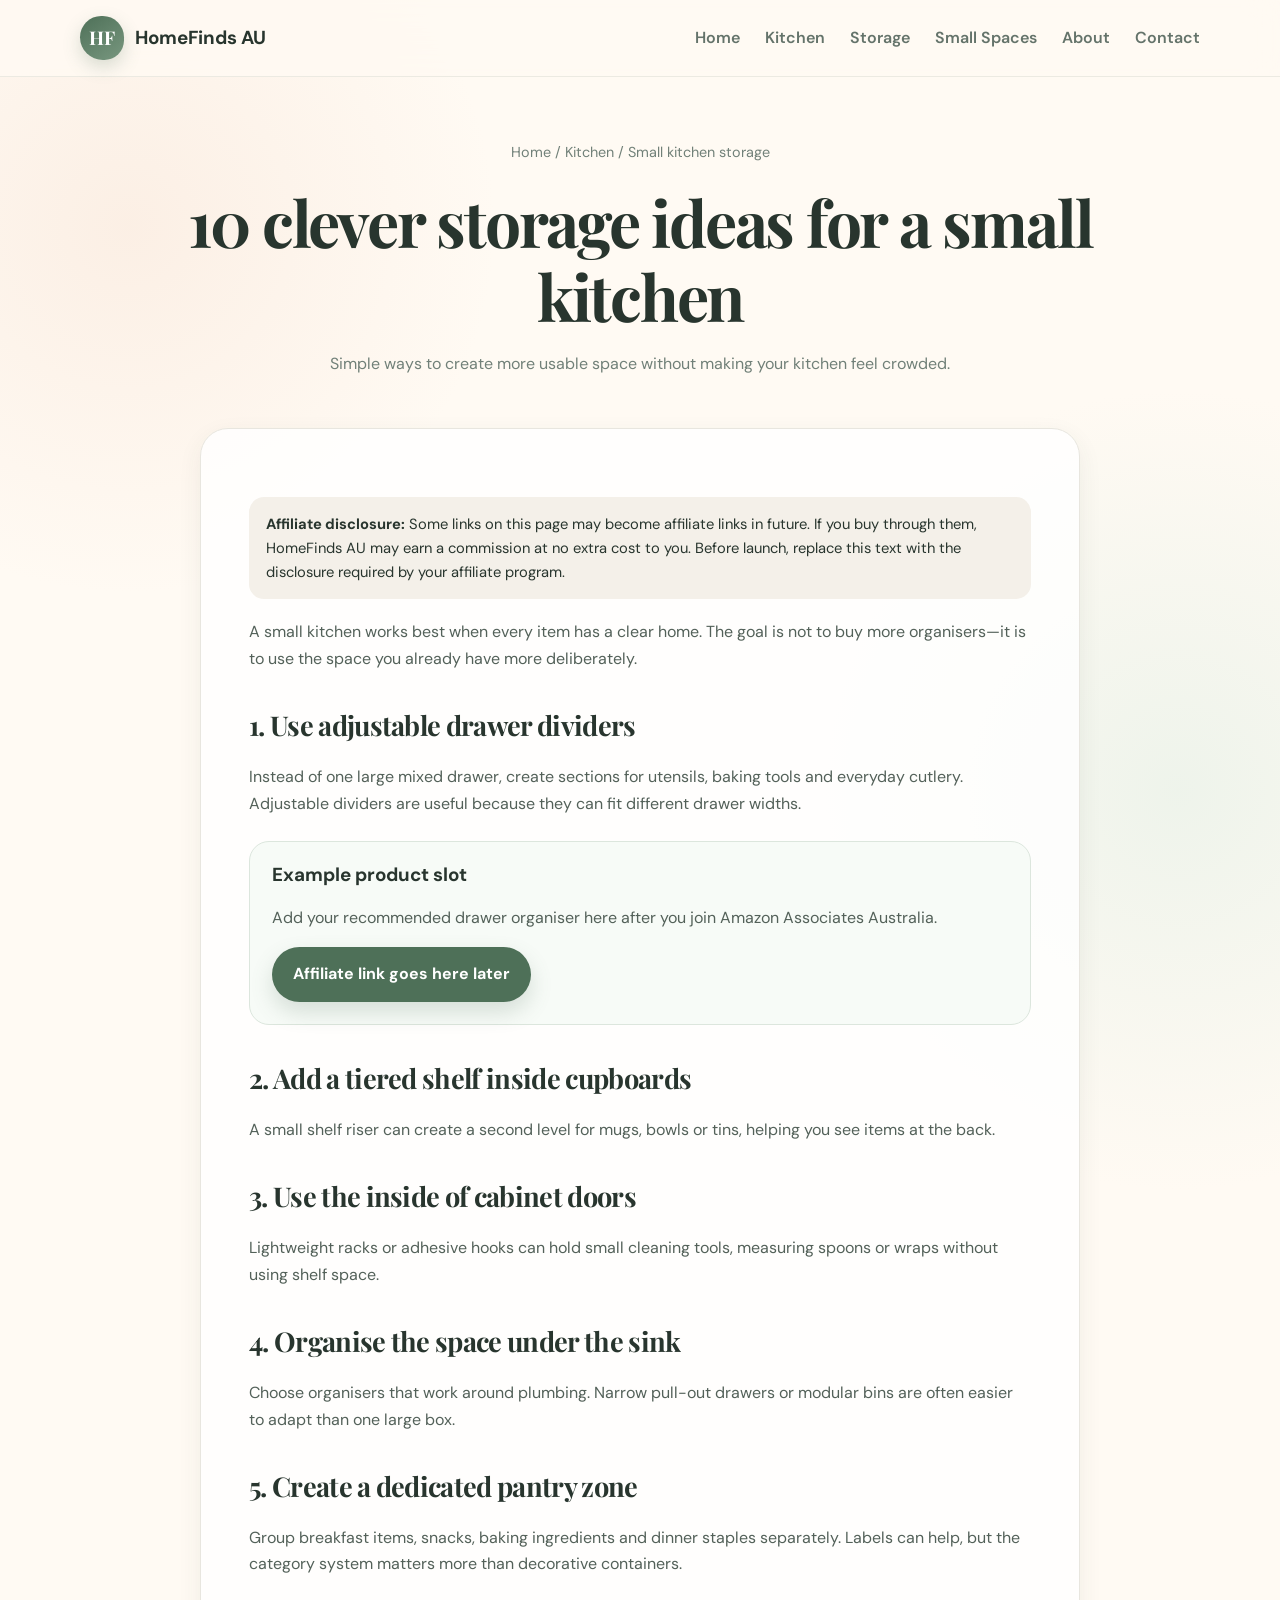
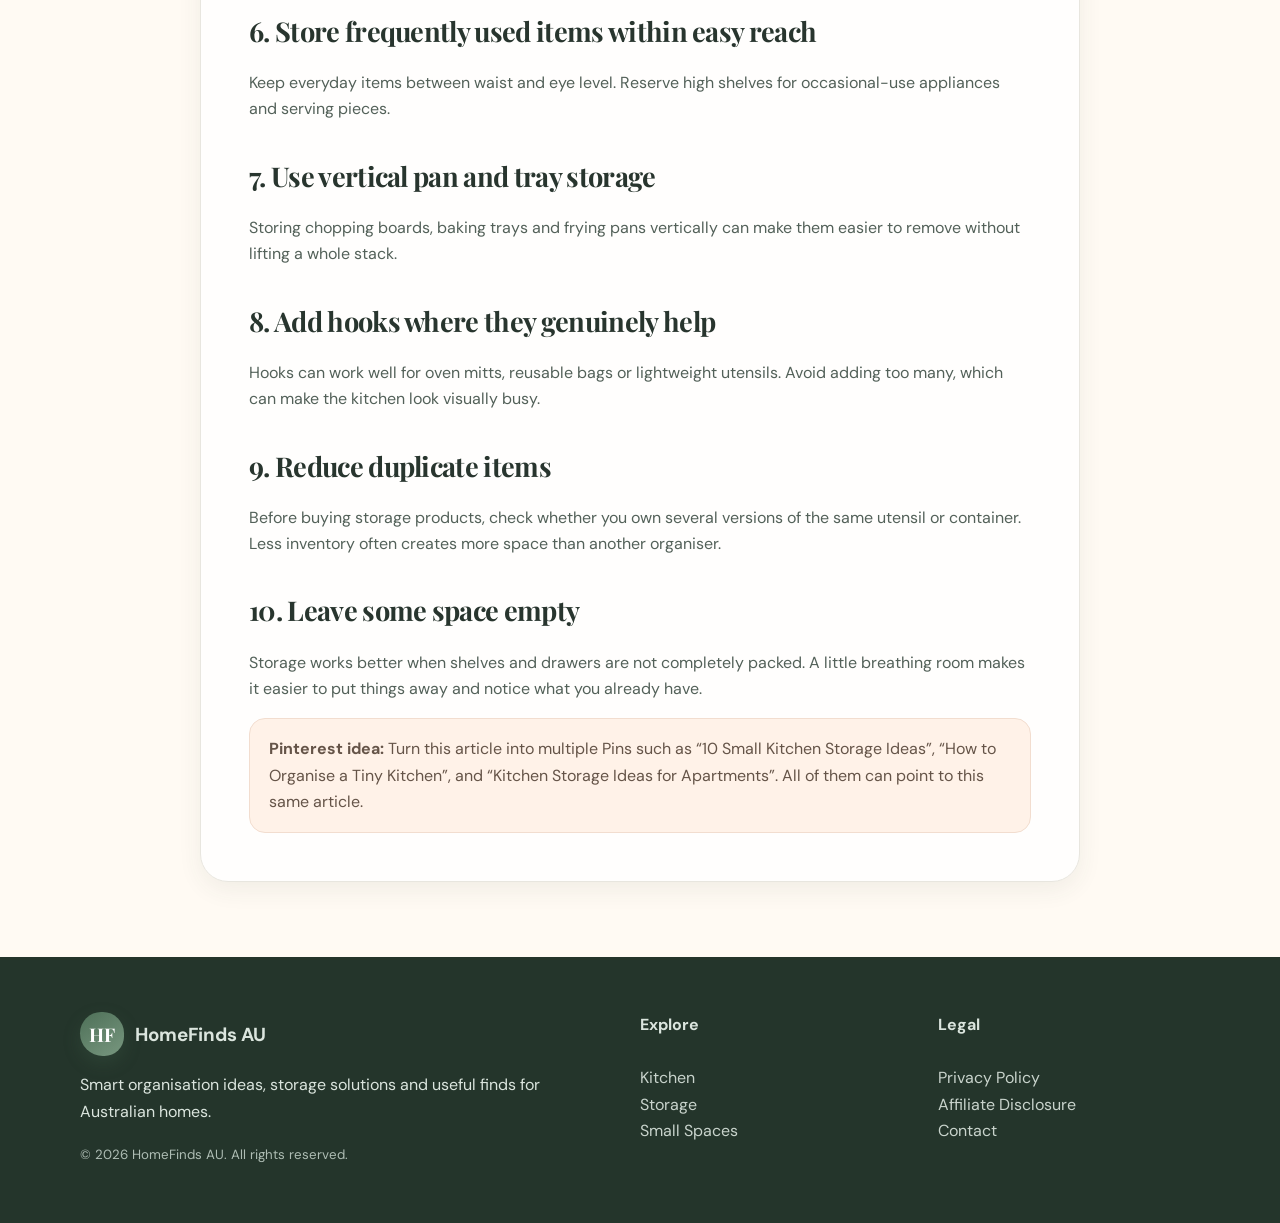
<file: article-small-kitchen.html>
<!doctype html>
<html lang="en-AU"><head><meta charset="utf-8"><meta name="viewport" content="width=device-width,initial-scale=1">
<title>10 Clever Storage Ideas for a Small Kitchen | HomeFinds AU</title>
<meta name="description" content="Ten practical small-kitchen storage ideas for Australian homes and apartments.">
<link rel="stylesheet" href="styles.css"></head><body>
<header class="site-header">
  <div class="container nav">
    <a class="brand" href="index.html">
      <span class="logo-mark">HF</span>
      <span>HomeFinds AU</span>
    </a>
    <button class="menu-btn" aria-label="Open menu">☰</button>
    <nav class="nav-links">
      <a href="index.html">Home</a>
      <a href="kitchen.html">Kitchen</a>
      <a href="storage.html">Storage</a>
      <a href="small-spaces.html">Small Spaces</a>
      <a href="about.html">About</a>
      <a href="contact.html">Contact</a>
    </nav>
  </div>
</header>

<main>
<section class="page-hero"><div class="container"><div class="breadcrumbs"><a href="index.html">Home</a> / <a href="kitchen.html">Kitchen</a> / Small kitchen storage</div>
<h1>10 clever storage ideas for a small kitchen</h1>
<p>Simple ways to create more usable space without making your kitchen feel crowded.</p></div></section>

<article class="content">
<div class="disclosure"><strong>Affiliate disclosure:</strong> Some links on this page may become affiliate links in future. If you buy through them, HomeFinds AU may earn a commission at no extra cost to you. Before launch, replace this text with the disclosure required by your affiliate program.</div>

<p>A small kitchen works best when every item has a clear home. The goal is not to buy more organisers—it is to use the space you already have more deliberately.</p>

<h2>1. Use adjustable drawer dividers</h2>
<p>Instead of one large mixed drawer, create sections for utensils, baking tools and everyday cutlery. Adjustable dividers are useful because they can fit different drawer widths.</p>
<div class="product"><h3>Example product slot</h3><p>Add your recommended drawer organiser here after you join Amazon Associates Australia.</p><a class="btn btn-primary" href="#" onclick="return false;">Affiliate link goes here later</a></div>

<h2>2. Add a tiered shelf inside cupboards</h2>
<p>A small shelf riser can create a second level for mugs, bowls or tins, helping you see items at the back.</p>

<h2>3. Use the inside of cabinet doors</h2>
<p>Lightweight racks or adhesive hooks can hold small cleaning tools, measuring spoons or wraps without using shelf space.</p>

<h2>4. Organise the space under the sink</h2>
<p>Choose organisers that work around plumbing. Narrow pull-out drawers or modular bins are often easier to adapt than one large box.</p>

<h2>5. Create a dedicated pantry zone</h2>
<p>Group breakfast items, snacks, baking ingredients and dinner staples separately. Labels can help, but the category system matters more than decorative containers.</p>

<h2>6. Store frequently used items within easy reach</h2>
<p>Keep everyday items between waist and eye level. Reserve high shelves for occasional-use appliances and serving pieces.</p>

<h2>7. Use vertical pan and tray storage</h2>
<p>Storing chopping boards, baking trays and frying pans vertically can make them easier to remove without lifting a whole stack.</p>

<h2>8. Add hooks where they genuinely help</h2>
<p>Hooks can work well for oven mitts, reusable bags or lightweight utensils. Avoid adding too many, which can make the kitchen look visually busy.</p>

<h2>9. Reduce duplicate items</h2>
<p>Before buying storage products, check whether you own several versions of the same utensil or container. Less inventory often creates more space than another organiser.</p>

<h2>10. Leave some space empty</h2>
<p>Storage works better when shelves and drawers are not completely packed. A little breathing room makes it easier to put things away and notice what you already have.</p>

<div class="note"><strong>Pinterest idea:</strong> Turn this article into multiple Pins such as “10 Small Kitchen Storage Ideas”, “How to Organise a Tiny Kitchen”, and “Kitchen Storage Ideas for Apartments”. All of them can point to this same article.</div>
</article>
</main>
<footer class="footer">
  <div class="container footer-grid">
    <div>
      <div class="brand"><span class="logo-mark">HF</span><span>HomeFinds AU</span></div>
      <p>Smart organisation ideas, storage solutions and useful finds for Australian homes.</p>
      <small>© <span data-year></span> HomeFinds AU. All rights reserved.</small>
    </div>
    <div>
      <strong>Explore</strong><br><br>
      <a href="kitchen.html">Kitchen</a><br>
      <a href="storage.html">Storage</a><br>
      <a href="small-spaces.html">Small Spaces</a>
    </div>
    <div>
      <strong>Legal</strong><br><br>
      <a href="privacy.html">Privacy Policy</a><br>
      <a href="affiliate-disclosure.html">Affiliate Disclosure</a><br>
      <a href="contact.html">Contact</a>
    </div>
  </div>
</footer>
<script src="script.js"></script>
</body></html>
</file>
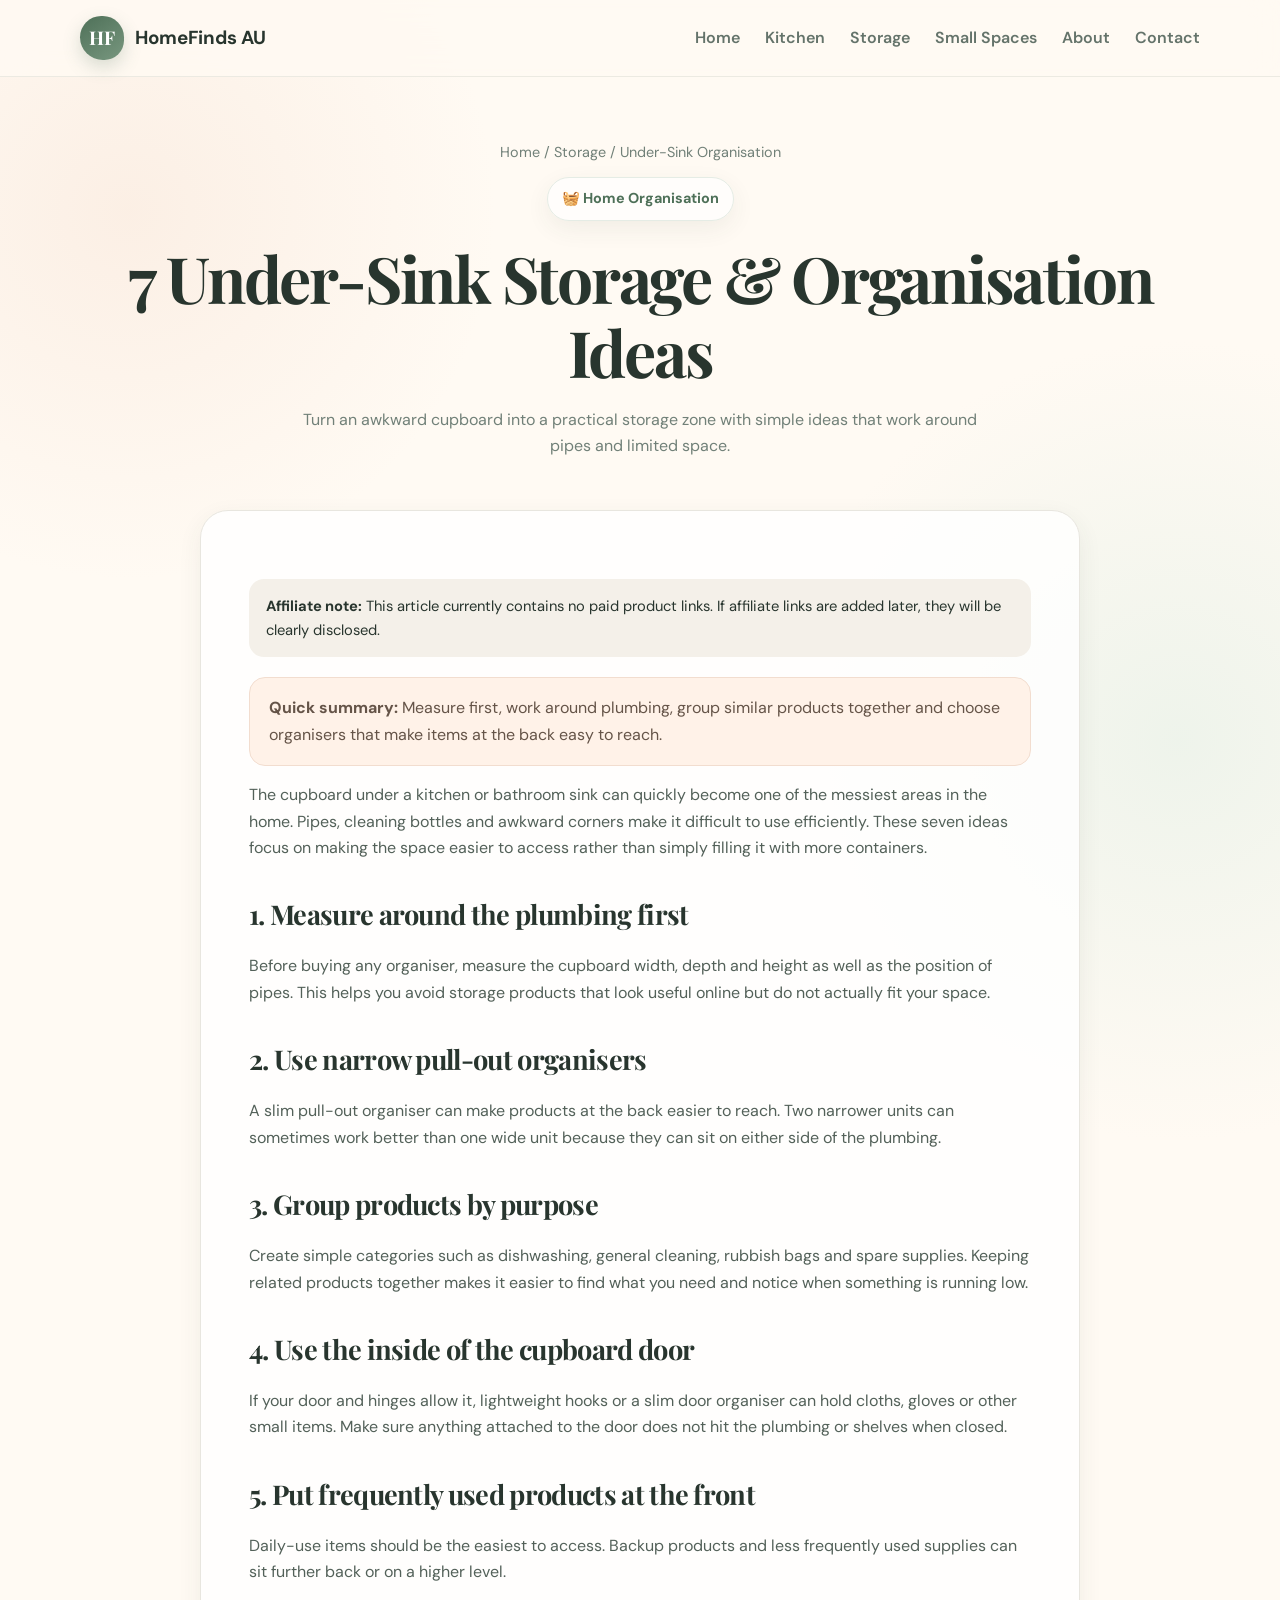
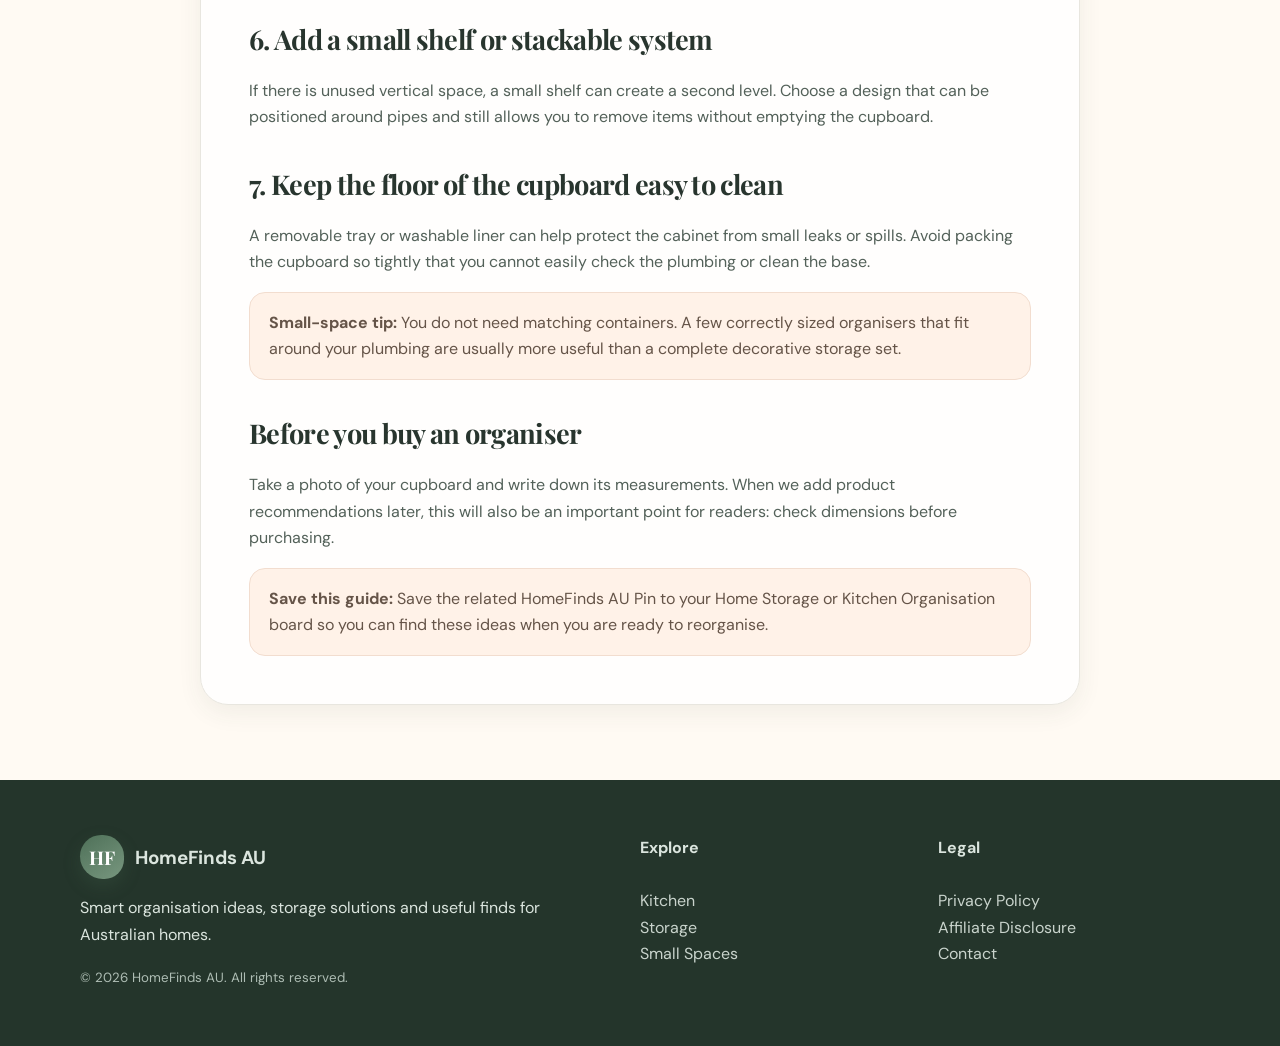
<file: article-under-sink.html>
<!doctype html>
<html lang="en-AU">
<head>
<meta charset="utf-8"><meta name="viewport" content="width=device-width,initial-scale=1">
<title>7 Under-Sink Storage & Organisation Ideas | HomeFinds AU</title>
<meta name="description" content="7 practical under-sink storage and organisation ideas for kitchens, bathrooms and small Australian homes.">
<link rel="stylesheet" href="styles.css">
</head>
<body>
<header class="site-header">
  <div class="container nav">
    <a class="brand" href="index.html">
      <span class="logo-mark">HF</span>
      <span>HomeFinds AU</span>
    </a>
    <button class="menu-btn" aria-label="Open menu">☰</button>
    <nav class="nav-links">
      <a href="index.html">Home</a>
      <a href="kitchen.html">Kitchen</a>
      <a href="storage.html">Storage</a>
      <a href="small-spaces.html">Small Spaces</a>
      <a href="about.html">About</a>
      <a href="contact.html">Contact</a>
    </nav>
  </div>
</header>
<main>
<section class="page-hero">
<div class="container">
<div class="breadcrumbs"><a href="index.html">Home</a> / <a href="storage.html">Storage</a> / Under-Sink Organisation</div>
<span class="kicker">🧺 Home Organisation</span>
<h1>7 Under-Sink Storage & Organisation Ideas</h1>
<p>Turn an awkward cupboard into a practical storage zone with simple ideas that work around pipes and limited space.</p>
</div>
</section>

<article class="content">
<div class="disclosure"><strong>Affiliate note:</strong> This article currently contains no paid product links. If affiliate links are added later, they will be clearly disclosed.</div>

<div class="note"><strong>Quick summary:</strong> Measure first, work around plumbing, group similar products together and choose organisers that make items at the back easy to reach.</div>

<p>The cupboard under a kitchen or bathroom sink can quickly become one of the messiest areas in the home. Pipes, cleaning bottles and awkward corners make it difficult to use efficiently. These seven ideas focus on making the space easier to access rather than simply filling it with more containers.</p>

<h2>1. Measure around the plumbing first</h2>
<p>Before buying any organiser, measure the cupboard width, depth and height as well as the position of pipes. This helps you avoid storage products that look useful online but do not actually fit your space.</p>

<h2>2. Use narrow pull-out organisers</h2>
<p>A slim pull-out organiser can make products at the back easier to reach. Two narrower units can sometimes work better than one wide unit because they can sit on either side of the plumbing.</p>

<h2>3. Group products by purpose</h2>
<p>Create simple categories such as dishwashing, general cleaning, rubbish bags and spare supplies. Keeping related products together makes it easier to find what you need and notice when something is running low.</p>

<h2>4. Use the inside of the cupboard door</h2>
<p>If your door and hinges allow it, lightweight hooks or a slim door organiser can hold cloths, gloves or other small items. Make sure anything attached to the door does not hit the plumbing or shelves when closed.</p>

<h2>5. Put frequently used products at the front</h2>
<p>Daily-use items should be the easiest to access. Backup products and less frequently used supplies can sit further back or on a higher level.</p>

<h2>6. Add a small shelf or stackable system</h2>
<p>If there is unused vertical space, a small shelf can create a second level. Choose a design that can be positioned around pipes and still allows you to remove items without emptying the cupboard.</p>

<h2>7. Keep the floor of the cupboard easy to clean</h2>
<p>A removable tray or washable liner can help protect the cabinet from small leaks or spills. Avoid packing the cupboard so tightly that you cannot easily check the plumbing or clean the base.</p>

<div class="note"><strong>Small-space tip:</strong> You do not need matching containers. A few correctly sized organisers that fit around your plumbing are usually more useful than a complete decorative storage set.</div>

<h2>Before you buy an organiser</h2>
<p>Take a photo of your cupboard and write down its measurements. When we add product recommendations later, this will also be an important point for readers: check dimensions before purchasing.</p>

<div class="note"><strong>Save this guide:</strong> Save the related HomeFinds AU Pin to your Home Storage or Kitchen Organisation board so you can find these ideas when you are ready to reorganise.</div>
</article>
</main>
<footer class="footer">
  <div class="container footer-grid">
    <div>
      <div class="brand"><span class="logo-mark">HF</span><span>HomeFinds AU</span></div>
      <p>Smart organisation ideas, storage solutions and useful finds for Australian homes.</p>
      <small>© <span data-year></span> HomeFinds AU. All rights reserved.</small>
    </div>
    <div>
      <strong>Explore</strong><br><br>
      <a href="kitchen.html">Kitchen</a><br>
      <a href="storage.html">Storage</a><br>
      <a href="small-spaces.html">Small Spaces</a>
    </div>
    <div>
      <strong>Legal</strong><br><br>
      <a href="privacy.html">Privacy Policy</a><br>
      <a href="affiliate-disclosure.html">Affiliate Disclosure</a><br>
      <a href="contact.html">Contact</a>
    </div>
  </div>
</footer>
<script src="script.js"></script>
</body>
</html>
</file>
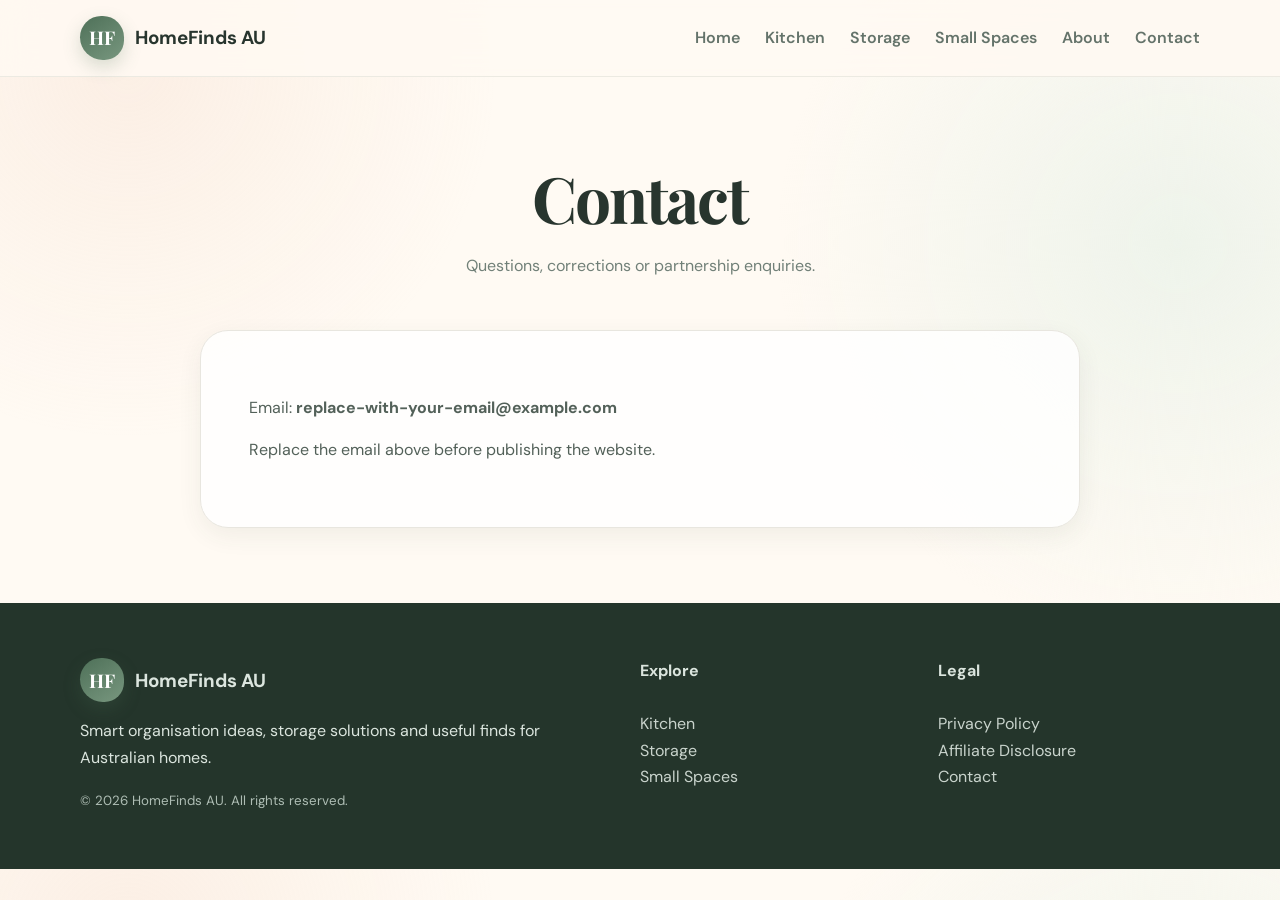
<file: contact.html>
<!doctype html><html lang="en-AU"><head><meta charset="utf-8"><meta name="viewport" content="width=device-width,initial-scale=1"><title>Contact | HomeFinds AU</title><link rel="stylesheet" href="styles.css"></head>
<body>
<header class="site-header">
  <div class="container nav">
    <a class="brand" href="index.html">
      <span class="logo-mark">HF</span>
      <span>HomeFinds AU</span>
    </a>
    <button class="menu-btn" aria-label="Open menu">☰</button>
    <nav class="nav-links">
      <a href="index.html">Home</a>
      <a href="kitchen.html">Kitchen</a>
      <a href="storage.html">Storage</a>
      <a href="small-spaces.html">Small Spaces</a>
      <a href="about.html">About</a>
      <a href="contact.html">Contact</a>
    </nav>
  </div>
</header>
<main><section class="page-hero"><div class="container"><h1>Contact</h1><p>Questions, corrections or partnership enquiries.</p></div></section>
<div class="content"><p>Email: <strong>replace-with-your-email@example.com</strong></p><p>Replace the email above before publishing the website.</p></div></main>
<footer class="footer">
  <div class="container footer-grid">
    <div>
      <div class="brand"><span class="logo-mark">HF</span><span>HomeFinds AU</span></div>
      <p>Smart organisation ideas, storage solutions and useful finds for Australian homes.</p>
      <small>© <span data-year></span> HomeFinds AU. All rights reserved.</small>
    </div>
    <div>
      <strong>Explore</strong><br><br>
      <a href="kitchen.html">Kitchen</a><br>
      <a href="storage.html">Storage</a><br>
      <a href="small-spaces.html">Small Spaces</a>
    </div>
    <div>
      <strong>Legal</strong><br><br>
      <a href="privacy.html">Privacy Policy</a><br>
      <a href="affiliate-disclosure.html">Affiliate Disclosure</a><br>
      <a href="contact.html">Contact</a>
    </div>
  </div>
</footer>
<script src="script.js"></script>
</body></html>
</file>
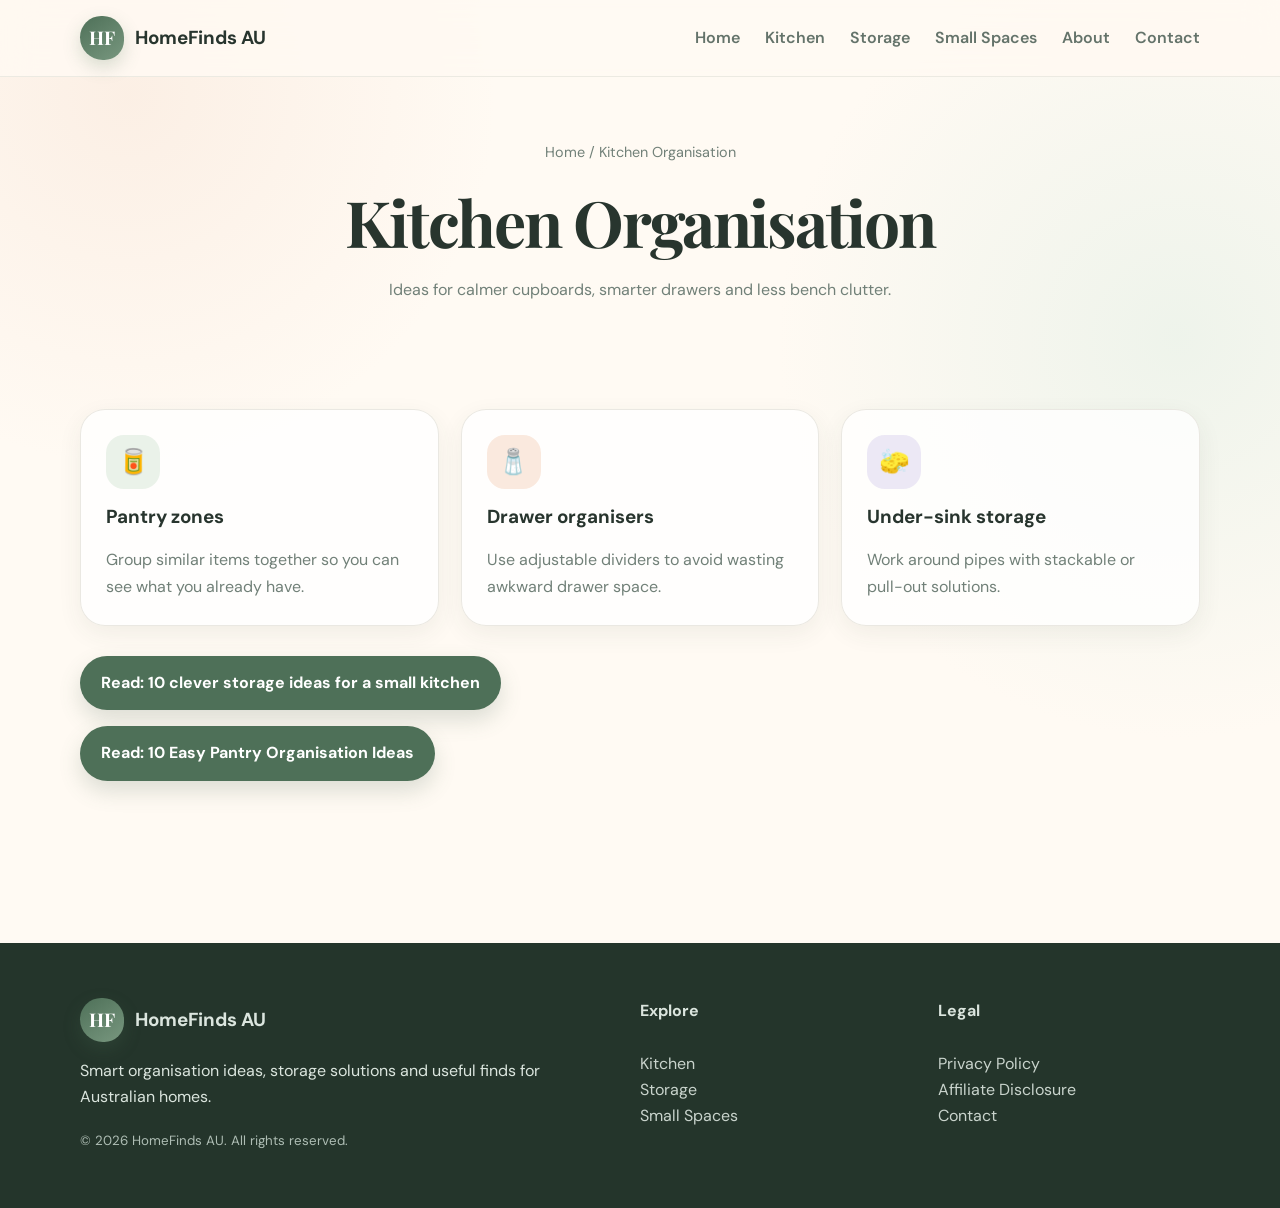
<file: kitchen.html>
<!doctype html><html lang="en-AU"><head><meta charset="utf-8"><meta name="viewport" content="width=device-width,initial-scale=1">
<title>Kitchen Organisation | HomeFinds AU</title><link rel="stylesheet" href="styles.css"></head><body>
<header class="site-header">
  <div class="container nav">
    <a class="brand" href="index.html">
      <span class="logo-mark">HF</span>
      <span>HomeFinds AU</span>
    </a>
    <button class="menu-btn" aria-label="Open menu">☰</button>
    <nav class="nav-links">
      <a href="index.html">Home</a>
      <a href="kitchen.html">Kitchen</a>
      <a href="storage.html">Storage</a>
      <a href="small-spaces.html">Small Spaces</a>
      <a href="about.html">About</a>
      <a href="contact.html">Contact</a>
    </nav>
  </div>
</header>

<main><section class="page-hero"><div class="container"><div class="breadcrumbs"><a href="index.html">Home</a> / Kitchen Organisation</div><h1>Kitchen Organisation</h1><p>Ideas for calmer cupboards, smarter drawers and less bench clutter.</p></div></section>
<section class="section"><div class="container"><div class="grid">
<div class="card"><div class="icon">🥫</div><h3>Pantry zones</h3><p>Group similar items together so you can see what you already have.</p></div>
<div class="card"><div class="icon">🧂</div><h3>Drawer organisers</h3><p>Use adjustable dividers to avoid wasting awkward drawer space.</p></div>
<div class="card"><div class="icon">🧽</div><h3>Under-sink storage</h3><p>Work around pipes with stackable or pull-out solutions.</p></div>
</div>
<p style="margin-top:30px"><a class="btn btn-primary" href="article-small-kitchen.html">Read: 10 clever storage ideas for a small kitchen</a></p><p style="margin-top:16px"><a class="btn btn-primary" href="article-pantry-organisation.html">Read: 10 Easy Pantry Organisation Ideas</a></p></div></section></main>
<footer class="footer">
  <div class="container footer-grid">
    <div>
      <div class="brand"><span class="logo-mark">HF</span><span>HomeFinds AU</span></div>
      <p>Smart organisation ideas, storage solutions and useful finds for Australian homes.</p>
      <small>© <span data-year></span> HomeFinds AU. All rights reserved.</small>
    </div>
    <div>
      <strong>Explore</strong><br><br>
      <a href="kitchen.html">Kitchen</a><br>
      <a href="storage.html">Storage</a><br>
      <a href="small-spaces.html">Small Spaces</a>
    </div>
    <div>
      <strong>Legal</strong><br><br>
      <a href="privacy.html">Privacy Policy</a><br>
      <a href="affiliate-disclosure.html">Affiliate Disclosure</a><br>
      <a href="contact.html">Contact</a>
    </div>
  </div>
</footer>
<script src="script.js"></script>
</body></html>
</file>
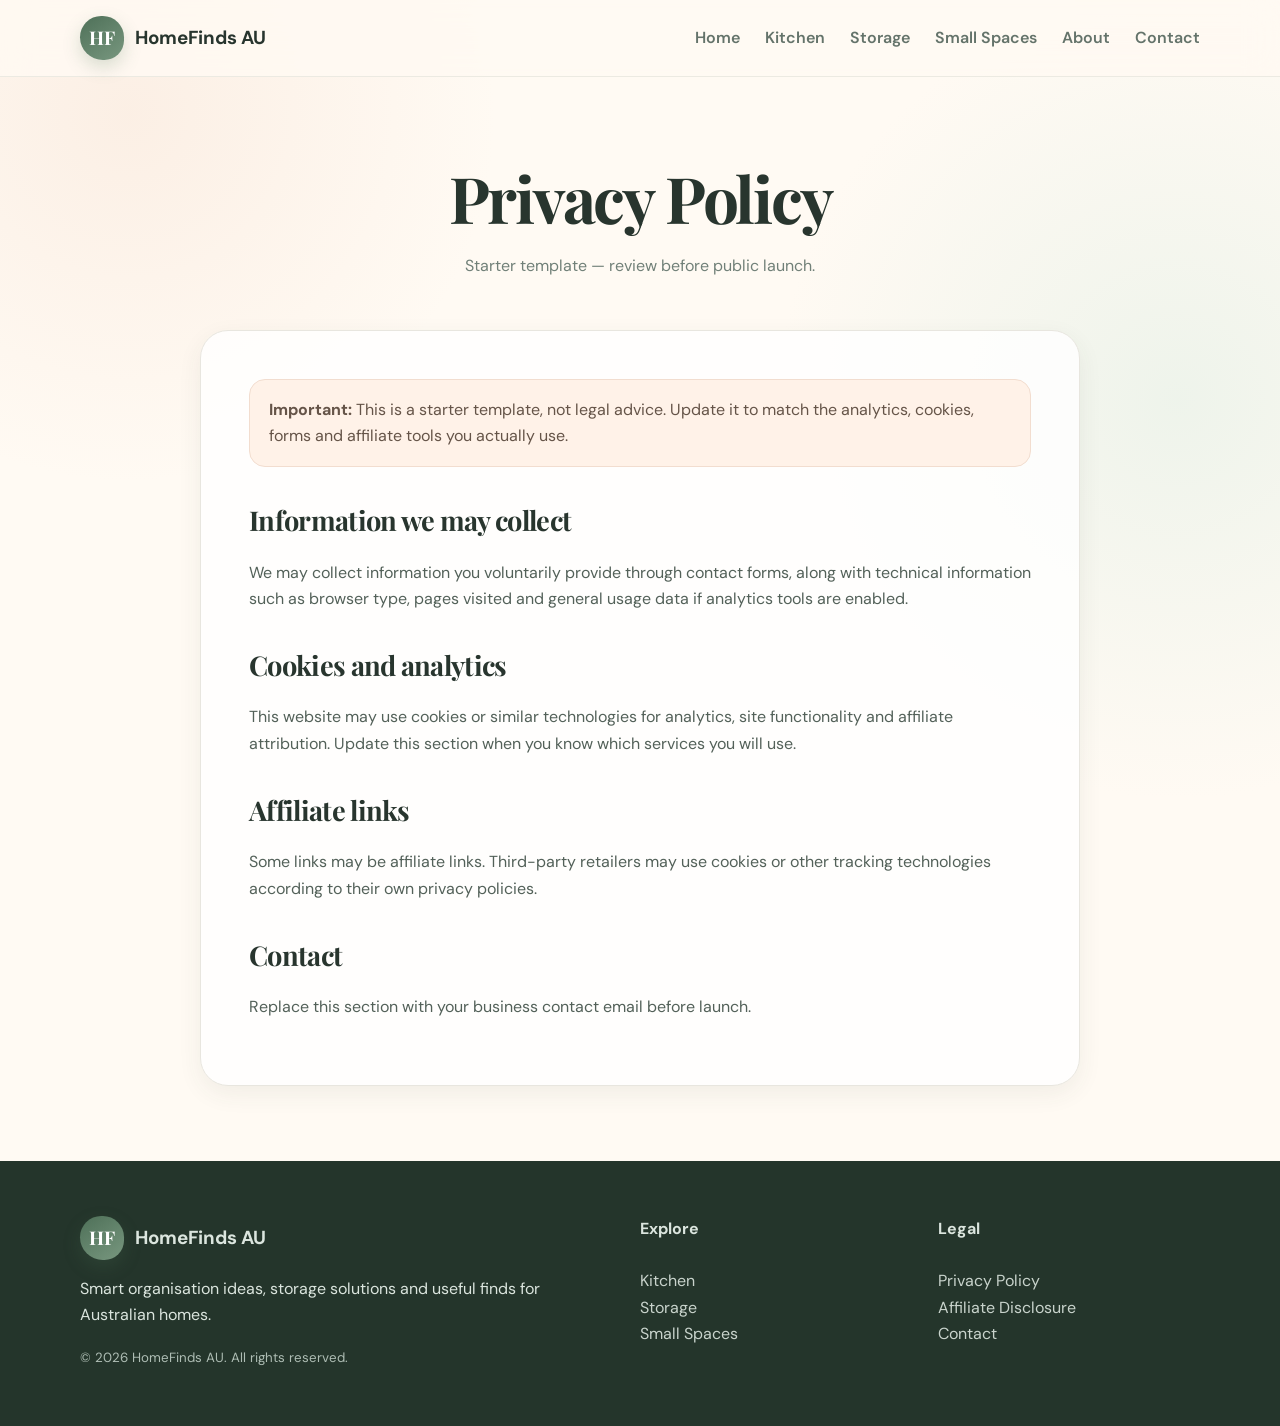
<file: privacy.html>
<!doctype html><html lang="en-AU"><head><meta charset="utf-8"><meta name="viewport" content="width=device-width,initial-scale=1"><title>Privacy Policy | HomeFinds AU</title><link rel="stylesheet" href="styles.css"></head>
<body>
<header class="site-header">
  <div class="container nav">
    <a class="brand" href="index.html">
      <span class="logo-mark">HF</span>
      <span>HomeFinds AU</span>
    </a>
    <button class="menu-btn" aria-label="Open menu">☰</button>
    <nav class="nav-links">
      <a href="index.html">Home</a>
      <a href="kitchen.html">Kitchen</a>
      <a href="storage.html">Storage</a>
      <a href="small-spaces.html">Small Spaces</a>
      <a href="about.html">About</a>
      <a href="contact.html">Contact</a>
    </nav>
  </div>
</header>
<main><section class="page-hero"><div class="container"><h1>Privacy Policy</h1><p>Starter template — review before public launch.</p></div></section>
<div class="content">
<div class="note"><strong>Important:</strong> This is a starter template, not legal advice. Update it to match the analytics, cookies, forms and affiliate tools you actually use.</div>
<h2>Information we may collect</h2><p>We may collect information you voluntarily provide through contact forms, along with technical information such as browser type, pages visited and general usage data if analytics tools are enabled.</p>
<h2>Cookies and analytics</h2><p>This website may use cookies or similar technologies for analytics, site functionality and affiliate attribution. Update this section when you know which services you will use.</p>
<h2>Affiliate links</h2><p>Some links may be affiliate links. Third-party retailers may use cookies or other tracking technologies according to their own privacy policies.</p>
<h2>Contact</h2><p>Replace this section with your business contact email before launch.</p>
</div></main>
<footer class="footer">
  <div class="container footer-grid">
    <div>
      <div class="brand"><span class="logo-mark">HF</span><span>HomeFinds AU</span></div>
      <p>Smart organisation ideas, storage solutions and useful finds for Australian homes.</p>
      <small>© <span data-year></span> HomeFinds AU. All rights reserved.</small>
    </div>
    <div>
      <strong>Explore</strong><br><br>
      <a href="kitchen.html">Kitchen</a><br>
      <a href="storage.html">Storage</a><br>
      <a href="small-spaces.html">Small Spaces</a>
    </div>
    <div>
      <strong>Legal</strong><br><br>
      <a href="privacy.html">Privacy Policy</a><br>
      <a href="affiliate-disclosure.html">Affiliate Disclosure</a><br>
      <a href="contact.html">Contact</a>
    </div>
  </div>
</footer>
<script src="script.js"></script>
</body></html>
</file>
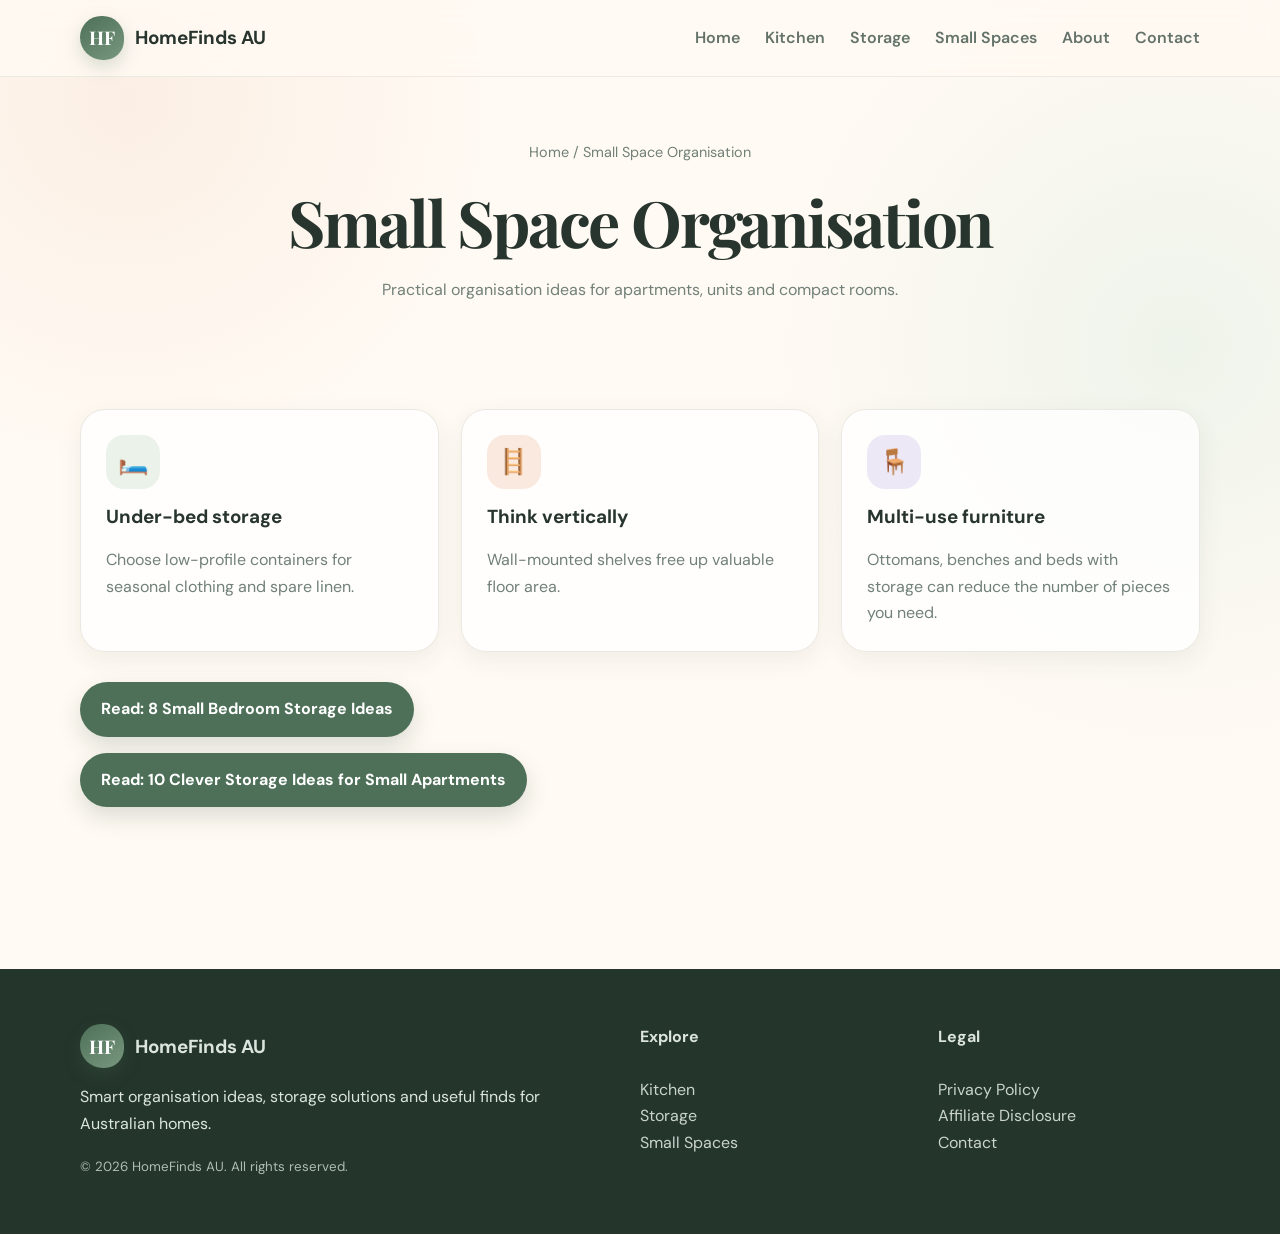
<file: small-spaces.html>
<!doctype html><html lang="en-AU"><head><meta charset="utf-8"><meta name="viewport" content="width=device-width,initial-scale=1">
<title>Small Space Organisation | HomeFinds AU</title><link rel="stylesheet" href="styles.css"></head><body>
<header class="site-header">
  <div class="container nav">
    <a class="brand" href="index.html">
      <span class="logo-mark">HF</span>
      <span>HomeFinds AU</span>
    </a>
    <button class="menu-btn" aria-label="Open menu">☰</button>
    <nav class="nav-links">
      <a href="index.html">Home</a>
      <a href="kitchen.html">Kitchen</a>
      <a href="storage.html">Storage</a>
      <a href="small-spaces.html">Small Spaces</a>
      <a href="about.html">About</a>
      <a href="contact.html">Contact</a>
    </nav>
  </div>
</header>

<main><section class="page-hero"><div class="container"><div class="breadcrumbs"><a href="index.html">Home</a> / Small Space Organisation</div><h1>Small Space Organisation</h1><p>Practical organisation ideas for apartments, units and compact rooms.</p></div></section>
<section class="section"><div class="container"><div class="grid">
<div class="card"><div class="icon">🛏️</div><h3>Under-bed storage</h3><p>Choose low-profile containers for seasonal clothing and spare linen.</p></div>
<div class="card"><div class="icon">🪜</div><h3>Think vertically</h3><p>Wall-mounted shelves free up valuable floor area.</p></div>
<div class="card"><div class="icon">🪑</div><h3>Multi-use furniture</h3><p>Ottomans, benches and beds with storage can reduce the number of pieces you need.</p></div>
</div><p style="margin-top:30px"><a class="btn btn-primary" href="article-small-bedroom-storage.html">Read: 8 Small Bedroom Storage Ideas</a></p><p style="margin-top:16px"><a class="btn btn-primary" href="article-small-apartment-storage.html">Read: 10 Clever Storage Ideas for Small Apartments</a></p></div></section></main>
<footer class="footer">
  <div class="container footer-grid">
    <div>
      <div class="brand"><span class="logo-mark">HF</span><span>HomeFinds AU</span></div>
      <p>Smart organisation ideas, storage solutions and useful finds for Australian homes.</p>
      <small>© <span data-year></span> HomeFinds AU. All rights reserved.</small>
    </div>
    <div>
      <strong>Explore</strong><br><br>
      <a href="kitchen.html">Kitchen</a><br>
      <a href="storage.html">Storage</a><br>
      <a href="small-spaces.html">Small Spaces</a>
    </div>
    <div>
      <strong>Legal</strong><br><br>
      <a href="privacy.html">Privacy Policy</a><br>
      <a href="affiliate-disclosure.html">Affiliate Disclosure</a><br>
      <a href="contact.html">Contact</a>
    </div>
  </div>
</footer>
<script src="script.js"></script>
</body></html>
</file>
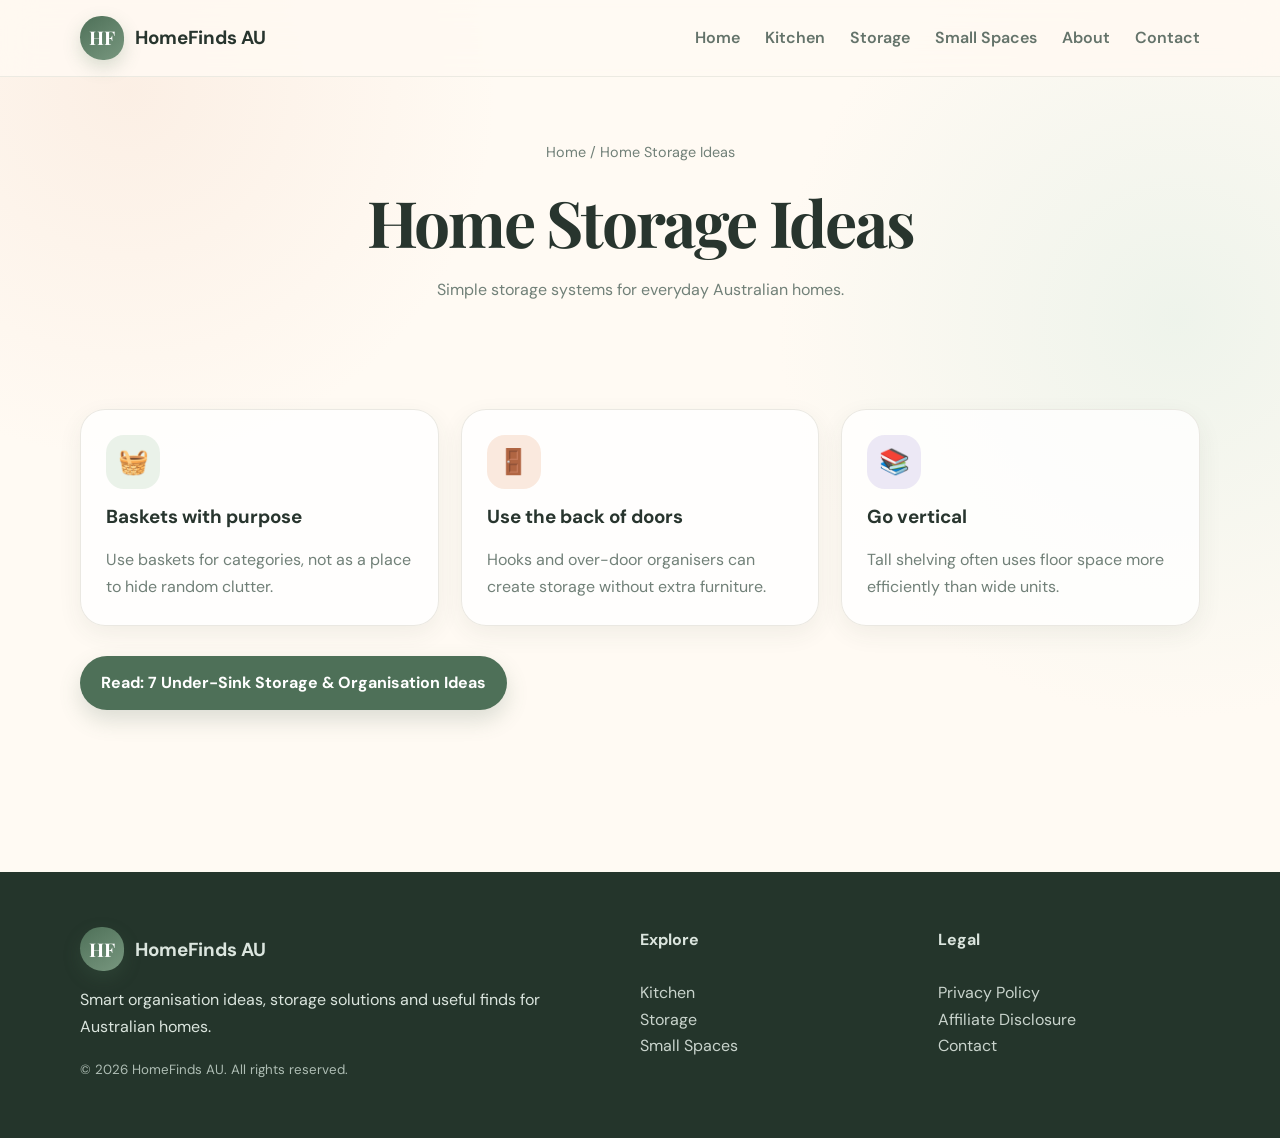
<file: storage.html>
<!doctype html><html lang="en-AU"><head><meta charset="utf-8"><meta name="viewport" content="width=device-width,initial-scale=1">
<title>Home Storage Ideas | HomeFinds AU</title><link rel="stylesheet" href="styles.css"></head><body>
<header class="site-header">
  <div class="container nav">
    <a class="brand" href="index.html">
      <span class="logo-mark">HF</span>
      <span>HomeFinds AU</span>
    </a>
    <button class="menu-btn" aria-label="Open menu">☰</button>
    <nav class="nav-links">
      <a href="index.html">Home</a>
      <a href="kitchen.html">Kitchen</a>
      <a href="storage.html">Storage</a>
      <a href="small-spaces.html">Small Spaces</a>
      <a href="about.html">About</a>
      <a href="contact.html">Contact</a>
    </nav>
  </div>
</header>

<main><section class="page-hero"><div class="container"><div class="breadcrumbs"><a href="index.html">Home</a> / Home Storage Ideas</div><h1>Home Storage Ideas</h1><p>Simple storage systems for everyday Australian homes.</p></div></section>
<section class="section"><div class="container"><div class="grid">
<div class="card"><div class="icon">🧺</div><h3>Baskets with purpose</h3><p>Use baskets for categories, not as a place to hide random clutter.</p></div>
<div class="card"><div class="icon">🚪</div><h3>Use the back of doors</h3><p>Hooks and over-door organisers can create storage without extra furniture.</p></div>
<div class="card"><div class="icon">📚</div><h3>Go vertical</h3><p>Tall shelving often uses floor space more efficiently than wide units.</p></div>
</div><p style="margin-top:30px"><a class="btn btn-primary" href="article-under-sink.html">Read: 7 Under-Sink Storage & Organisation Ideas</a></p></div></section></main>
<footer class="footer">
  <div class="container footer-grid">
    <div>
      <div class="brand"><span class="logo-mark">HF</span><span>HomeFinds AU</span></div>
      <p>Smart organisation ideas, storage solutions and useful finds for Australian homes.</p>
      <small>© <span data-year></span> HomeFinds AU. All rights reserved.</small>
    </div>
    <div>
      <strong>Explore</strong><br><br>
      <a href="kitchen.html">Kitchen</a><br>
      <a href="storage.html">Storage</a><br>
      <a href="small-spaces.html">Small Spaces</a>
    </div>
    <div>
      <strong>Legal</strong><br><br>
      <a href="privacy.html">Privacy Policy</a><br>
      <a href="affiliate-disclosure.html">Affiliate Disclosure</a><br>
      <a href="contact.html">Contact</a>
    </div>
  </div>
</footer>
<script src="script.js"></script>
</body></html>
</file>
<file: styles.css>
@import url('https://fonts.googleapis.com/css2?family=DM+Sans:wght@400;500;600;700&family=Playfair+Display:wght@600;700&display=swap');

:root{
  --cream:#fffaf3;
  --paper:#ffffff;
  --ink:#28352e;
  --muted:#718078;
  --sage:#78977f;
  --sage-dark:#4e7058;
  --sage-pale:#eaf2e9;
  --peach:#f4d8c6;
  --sand:#f3eadf;
  --lav:#ece8f5;
  --line:#e8e6df;
  --shadow:0 18px 50px rgba(55,74,62,.10);
  --shadow-soft:0 8px 24px rgba(55,74,62,.07);
}
*{box-sizing:border-box}
html{scroll-behavior:smooth}
body{
  margin:0;
  font-family:"DM Sans",system-ui,sans-serif;
  color:var(--ink);
  line-height:1.65;
  background:
    radial-gradient(circle at 10% 8%,rgba(244,216,198,.32),transparent 23rem),
    radial-gradient(circle at 92% 28%,rgba(234,242,233,.8),transparent 25rem),
    var(--cream);
}
a{color:inherit;text-decoration:none}
img{max-width:100%;display:block}
.container{width:min(1120px,92%);margin:auto}

/* Header */
.site-header{
  position:sticky;top:0;z-index:30;
  background:rgba(255,250,243,.86);
  backdrop-filter:blur(16px);
  border-bottom:1px solid rgba(232,230,223,.8);
}
.nav{min-height:76px;display:flex;align-items:center;justify-content:space-between;gap:20px}
.brand{display:flex;align-items:center;gap:11px;font-weight:700;font-size:1.18rem}
.logo-mark{
  width:44px;height:44px;border-radius:50% 50% 46% 54%;
  background:linear-gradient(145deg,var(--sage-dark),var(--sage));
  color:white;display:grid;place-items:center;font-family:"Playfair Display",serif;
  font-weight:700;box-shadow:0 7px 18px rgba(78,112,88,.22);
}
.nav-links{display:flex;gap:25px;align-items:center}
.nav-links a{font-weight:600;color:#64736a;position:relative}
.nav-links a:after{
  content:"";position:absolute;left:0;bottom:-7px;width:0;height:2px;
  background:var(--sage-dark);transition:.2s
}
.nav-links a:hover{color:var(--sage-dark)}
.nav-links a:hover:after{width:100%}
.menu-btn{display:none;border:0;background:var(--paper);padding:10px 12px;border-radius:12px;box-shadow:var(--shadow-soft)}

/* Hero */
.hero{padding:86px 0 70px;position:relative;overflow:hidden}
.hero:before{
  content:"";position:absolute;width:260px;height:260px;border-radius:50%;
  background:rgba(244,216,198,.5);right:-80px;top:20px;filter:blur(2px)
}
.hero-grid{display:grid;grid-template-columns:1.12fr .88fr;gap:58px;align-items:center;position:relative}
.kicker{
  display:inline-flex;align-items:center;gap:8px;background:rgba(255,255,255,.72);
  color:var(--sage-dark);padding:9px 14px;border:1px solid #e5ece5;
  border-radius:999px;font-weight:700;font-size:.9rem;box-shadow:var(--shadow-soft)
}
h1,h2,h3{line-height:1.16;margin-top:0}
h1,h2{font-family:"Playfair Display",Georgia,serif}
h1{font-size:clamp(2.7rem,5vw,5rem);letter-spacing:-.035em;margin:20px 0 18px}
h2{font-size:clamp(2rem,3.3vw,3.15rem);letter-spacing:-.025em}
h3{font-size:1.18rem}
.hero p{font-size:1.12rem;color:var(--muted);max-width:640px}
.cta-row{display:flex;gap:12px;flex-wrap:wrap;margin-top:28px}
.btn{
  display:inline-flex;justify-content:center;align-items:center;
  padding:13px 20px;border-radius:999px;font-weight:700;border:1px solid transparent;
  transition:transform .2s,box-shadow .2s,background .2s
}
.btn:hover{transform:translateY(-2px)}
.btn-primary{background:var(--sage-dark);color:white;box-shadow:0 10px 22px rgba(78,112,88,.2)}
.btn-primary:hover{background:#3f6249}
.btn-secondary{background:rgba(255,255,255,.82);border-color:var(--line);box-shadow:var(--shadow-soft)}
.hero-card{
  background:rgba(255,255,255,.74);border:1px solid rgba(255,255,255,.9);
  border-radius:34px;padding:18px;box-shadow:var(--shadow);transform:rotate(1deg)
}
.hero-card .room{
  min-height:360px;border-radius:27px;
  background:linear-gradient(145deg,#e6d4c1,#f8f1e8 55%,#e7efe7);
  position:relative;overflow:hidden;
}
.hero-card .room:before{
  content:"";position:absolute;left:8%;bottom:0;width:84%;height:28%;
  background:rgba(255,255,255,.25);border-radius:50% 50% 0 0
}
.shelf{position:absolute;left:12%;right:12%;height:12px;background:#96735a;border-radius:10px;box-shadow:0 5px 0 rgba(105,76,56,.14)}
.shelf.one{top:28%}.shelf.two{top:52%}.shelf.three{top:76%}
.box{position:absolute;width:18%;height:15%;background:rgba(255,255,255,.82);border:1px solid #d9cdbf;border-radius:13px;box-shadow:0 5px 12px rgba(84,65,49,.06)}
.box.b1{left:16%;top:12%}.box.b2{left:39%;top:10%;width:22%;background:#edf2e8}.box.b3{right:16%;top:14%;background:#f2ddcf}
.box.b4{left:18%;top:38%;width:28%;background:#f7f1e8}.box.b5{right:18%;top:38%;background:#e8eee5}
.box.b6{left:23%;top:62%;background:#f0dfd3}.box.b7{right:25%;top:61%;width:25%}

/* Sections */
.section{padding:76px 0}
.section:nth-of-type(even){position:relative}
.section-head{display:flex;justify-content:space-between;gap:30px;align-items:end;margin-bottom:30px}
.section-head p{color:var(--muted);max-width:620px}
.grid{display:grid;grid-template-columns:repeat(3,1fr);gap:22px}
.card{
  background:rgba(255,255,255,.78);border:1px solid rgba(232,230,223,.9);
  border-radius:25px;padding:25px;box-shadow:var(--shadow-soft);
  transition:transform .22s,box-shadow .22s
}
.card:hover{transform:translateY(-6px);box-shadow:var(--shadow)}
.card .icon{
  width:54px;height:54px;border-radius:18px;background:var(--sage-pale);
  display:grid;place-items:center;font-size:1.55rem;margin-bottom:17px
}
.card:nth-child(2) .icon{background:#fae9de}
.card:nth-child(3) .icon{background:var(--lav)}
.card p{color:var(--muted);margin-bottom:0}
.article-grid{display:grid;grid-template-columns:repeat(3,1fr);gap:22px}
.article-card{overflow:hidden;padding:0}
.article-thumb{
  height:195px;background:linear-gradient(135deg,#dbe8dc,#f3dfcf);
  display:flex;align-items:center;justify-content:center;font-size:3.6rem;
  position:relative
}
.article-thumb:after{
  content:"";position:absolute;width:90px;height:90px;border-radius:50%;
  background:rgba(255,255,255,.28)
}
.article-body{padding:22px}
.tag{font-size:.77rem;font-weight:800;color:var(--sage-dark);text-transform:uppercase;letter-spacing:.1em}
.note{background:#fff2e8;border:1px solid #f2ddcf;padding:17px 19px;border-radius:16px;color:#655448}
.newsletter{
  background:linear-gradient(135deg,#344b3c,#56725f);color:white;border-radius:32px;
  padding:40px;display:grid;grid-template-columns:1fr auto;gap:24px;align-items:center;
  box-shadow:var(--shadow)
}
.newsletter p{color:#dce6df;margin-bottom:0}

/* Inner pages */
.page-hero{padding:64px 0 30px;text-align:center}
.page-hero p{color:var(--muted);max-width:700px;margin:0 auto}
.content{
  background:rgba(255,255,255,.84);border:1px solid var(--line);border-radius:28px;
  padding:clamp(24px,5vw,48px);max-width:880px;margin:20px auto 75px;box-shadow:var(--shadow-soft)
}
.content h2{font-size:1.7rem;margin-top:38px}
.content p,.content li{color:#536159}
.product{border:1px solid #dce6dd;background:#f7fbf7;border-radius:20px;padding:22px;margin:24px 0}
.disclosure{font-size:.92rem;background:#f4f0e9;border-radius:15px;padding:15px 17px;margin:20px 0}
.breadcrumbs{font-size:.9rem;color:var(--muted);margin-bottom:12px}

/* Footer */
.footer{margin-top:70px;padding:55px 0;background:#24352b;color:#dbe5de}
.footer-grid{display:grid;grid-template-columns:2fr 1fr 1fr;gap:36px}
.footer a{color:#dbe5de;opacity:.9}
.footer a:hover{opacity:1}
.footer small{color:#aebdb4}

@media(max-width:860px){
  .hero-grid,.newsletter,.footer-grid{grid-template-columns:1fr}
  .grid,.article-grid{grid-template-columns:1fr 1fr}
  .hero-card{max-width:620px}
  .nav-links{display:none;position:absolute;top:76px;left:4%;right:4%;background:var(--paper);padding:18px;border:1px solid var(--line);border-radius:18px;flex-direction:column;align-items:flex-start;box-shadow:var(--shadow)}
  .nav-links.show{display:flex}.menu-btn{display:block}
}
@media(max-width:560px){
  .grid,.article-grid{grid-template-columns:1fr}
  .hero{padding-top:52px}.section{padding:56px 0}
  .section-head{display:block}.hero-card .room{min-height:290px}
  h1{font-size:2.65rem}.newsletter{padding:28px}
}
</file>
